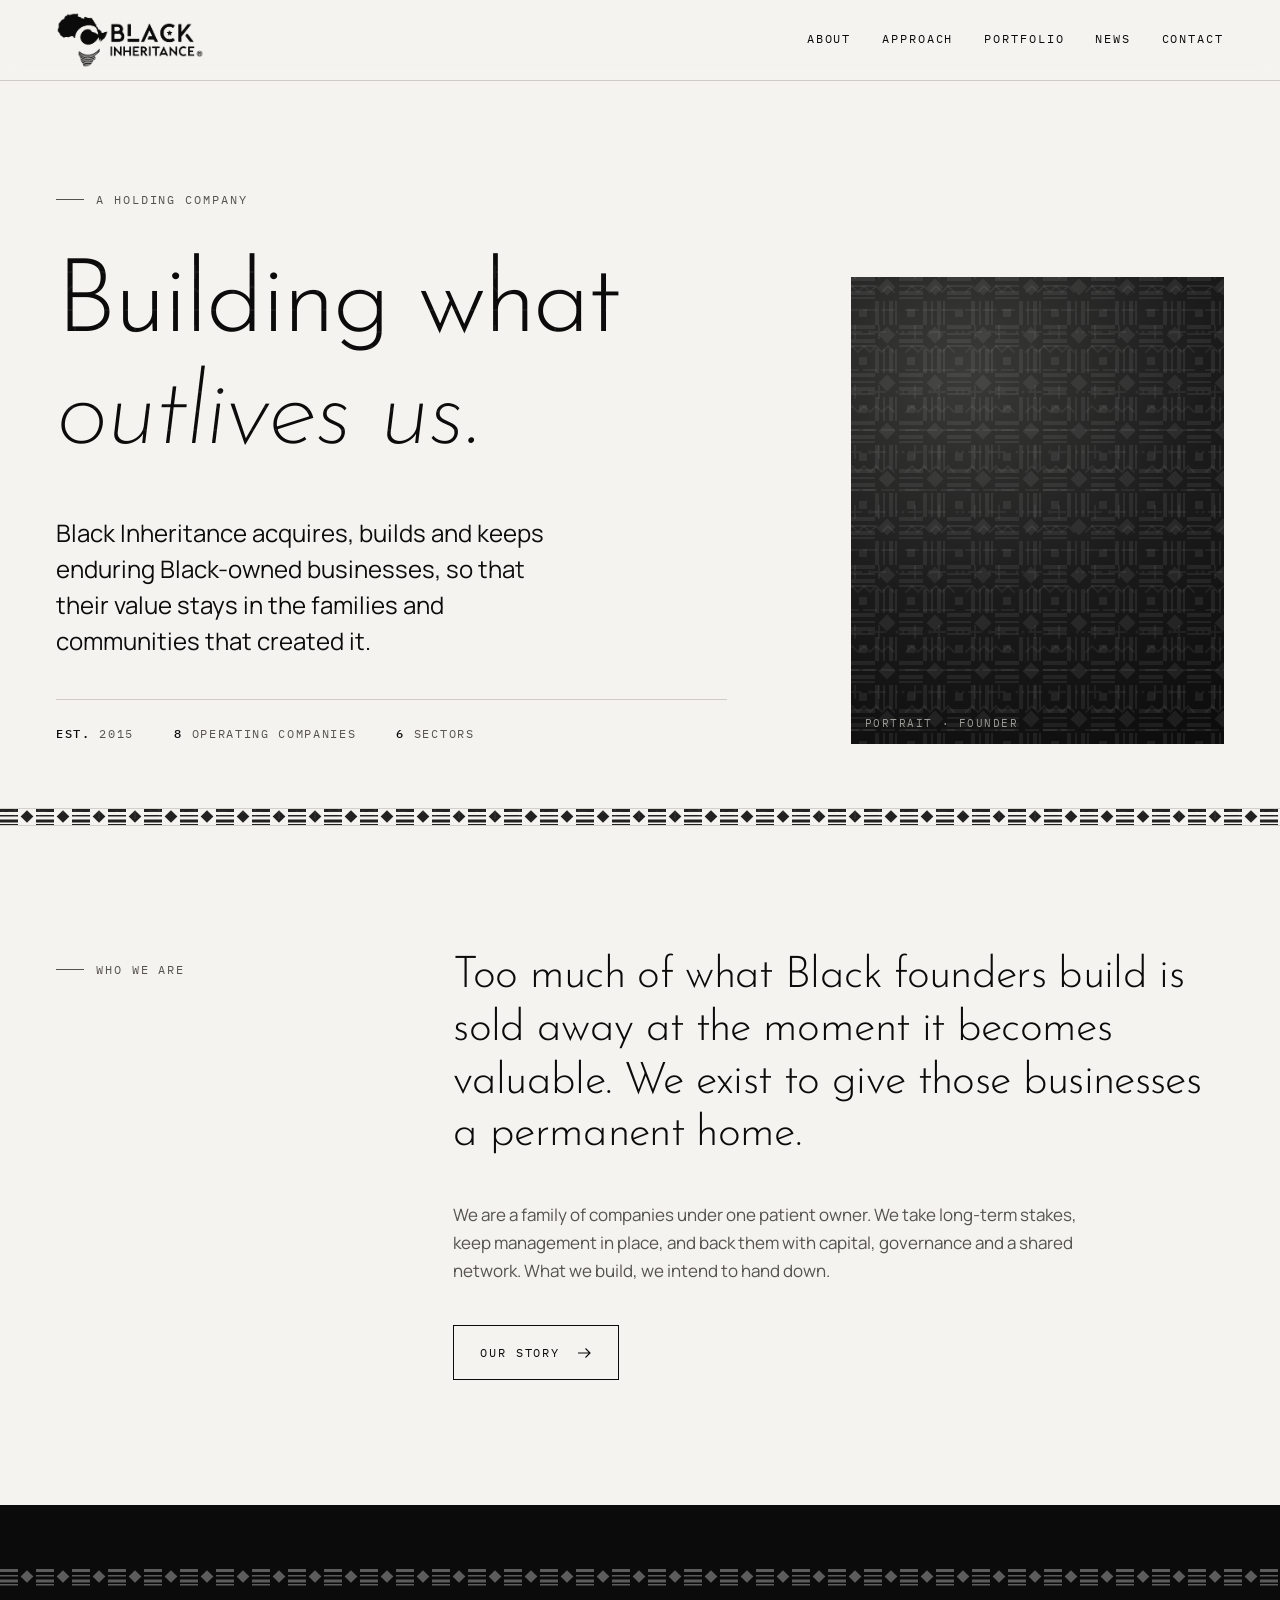
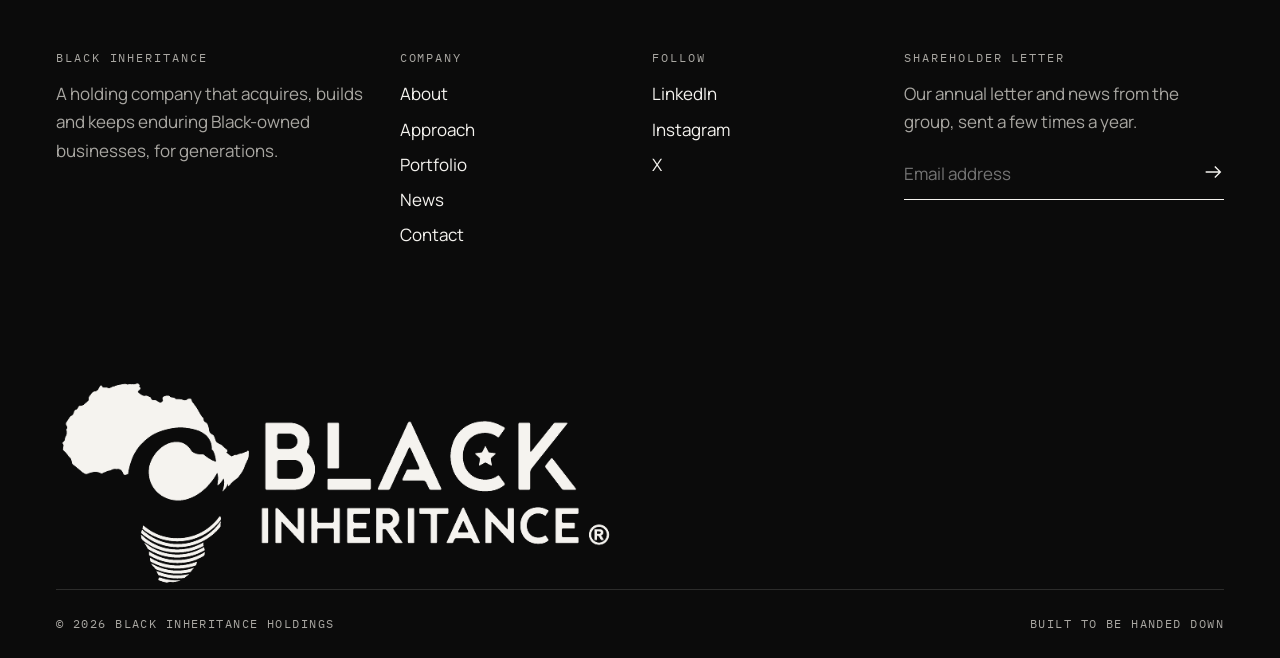
<file: index.html>
<!doctype html>
<html lang="en">
<head>
<meta charset="utf-8">
<meta name="viewport" content="width=device-width, initial-scale=1, viewport-fit=cover">
<meta name="claude:viewport-fit-sides" content="cover">
<title>Black Inheritance</title>
<meta name="description" content="Black Inheritance is a holding company that acquires, builds and keeps enduring Black-owned businesses.">
<meta name="theme-color" content="#F5F3EF">
<link rel="icon" href="assets/favicon.png" type="image/png">
<link rel="apple-touch-icon" href="assets/apple-touch-icon.png">
<meta property="og:image" content="assets/icon-512.png">
<link rel="preconnect" href="https://fonts.googleapis.com">
<link rel="preconnect" href="https://fonts.gstatic.com" crossorigin>
<link rel="stylesheet" href="https://fonts.googleapis.com/css2?family=Josefin+Sans:ital,wght@0,200;0,300;0,400;1,200;1,300&family=IBM+Plex+Mono:wght@400;500&family=Manrope:wght@400;500;700&display=swap">
<link rel="stylesheet" href="css/style.css">
</head>
<body>
<a class="skip" href="#main">Skip to content</a>
<header class="site-header">
  <div class="wrap header-inner">
    <a class="brand" href="index.html"><img class="brand-logo" src="assets/logo.png" alt="Black Inheritance, home" width="703" height="266"></a>
    <nav class="nav" aria-label="Primary"><a class="link-u" href="about.html">About</a><a class="link-u" href="approach.html">Approach</a><a class="link-u" href="portfolio.html">Portfolio</a><a class="link-u" href="news.html">News</a><a class="link-u" href="contact.html">Contact</a></nav>
    <button class="menu-btn" type="button" aria-expanded="false" aria-controls="menu">Menu</button>
  </div>
</header>
<div class="overlay" id="menu" hidden role="dialog" aria-modal="true" aria-label="Menu">
  <div class="overlay-top">
    <a class="brand" href="index.html"><img class="brand-logo" src="assets/logo-white.png" alt="Black Inheritance, home" width="703" height="266"></a>
    <button class="menu-btn" type="button">Close</button>
  </div>
  <nav aria-label="Mobile"><a href="index.html" aria-current="page">Home</a><a href="about.html">About</a><a href="approach.html">Approach</a><a href="portfolio.html">Portfolio</a><a href="news.html">News</a><a href="contact.html">Contact</a></nav>
  <p class="overlay-foot">Patient capital · Generational ownership</p>
</div>
<main id="main">

<section class="hero">
  <div class="wrap grid hero-grid">
    <div class="hero-copy">
      <span class="eyebrow">A holding company</span>
      <h1 class="display-xl">Building what<br><em>outlives us.</em></h1>
      <p class="lede">Black Inheritance acquires, builds and keeps enduring Black-owned businesses, so that their value stays in the families and communities that created it.</p>
      <div class="hero-meta">
        <span><strong>Est.</strong> 2015</span>
        <span><strong>8</strong> operating companies</span>
        <span><strong>6</strong> sectors</span>
      </div>
    </div>
    <div class="hero-media"><div class="frame r-portrait"><div class="ph" role="img" aria-label="Portrait · founder" data-label="Portrait · founder"></div></div></div>
  </div>
</section>

<div class="weave" aria-hidden="true"></div>

<section class="section">
  <div class="wrap grid">
    <div class="split-label"><span class="eyebrow">Who we are</span></div>
    <div class="split-body" data-reveal>
      <p class="statement">Too much of what Black founders build is sold away at the moment it becomes valuable. We exist to give those businesses a permanent home.</p>
      <p class="muted prose">We are a family of companies under one patient owner. We take long-term stakes, keep management in place, and back them with capital, governance and a shared network. What we build, we intend to hand down.</p>
      <div><a class="btn" href="about.html">Our story <svg aria-hidden="true"><use href="assets/symbols.svg#arrow"/></svg></a></div>
    </div>
  </div>
</section>


</main>
<footer class="site-footer dark textured">
  <div class="weave weave--soft" aria-hidden="true"></div>
  <div class="wrap">
    <div class="footer-grid">
      <div>
        <h4>Black Inheritance</h4>
        <p class="muted" style="max-width:32ch">A holding company that acquires, builds and keeps enduring Black-owned businesses, for generations.</p>
      </div>
      <div>
        <h4>Company</h4>
        <ul>
          <li><a class="link-u" href="about.html">About</a></li>
          <li><a class="link-u" href="approach.html">Approach</a></li>
          <li><a class="link-u" href="portfolio.html">Portfolio</a></li>
          <li><a class="link-u" href="news.html">News</a></li>
          <li><a class="link-u" href="contact.html">Contact</a></li>
        </ul>
      </div>
      <div>
        <h4>Follow</h4>
        <ul>
          <li><a class="link-u" href="https://www.linkedin.com/" rel="noopener">LinkedIn</a></li>
          <li><a class="link-u" href="https://www.instagram.com/" rel="noopener">Instagram</a></li>
          <li><a class="link-u" href="https://x.com/" rel="noopener">X</a></li>
        </ul>
      </div>
      <div>
        <h4>Shareholder letter</h4>
        <p class="muted">Our annual letter and news from the group, sent a few times a year.</p>
        <form class="newsletter" data-static data-success="You are on the list." novalidate>
          <label class="skip" for="nl-email">Email address</label>
          <input id="nl-email" type="email" name="email" placeholder="Email address" required autocomplete="email">
          <button type="submit" aria-label="Subscribe"><svg aria-hidden="true"><use href="assets/symbols.svg#arrow"/></svg></button>
        </form>
        <p class="form-note" aria-live="polite"></p>
      </div>
    </div>
    <div class="footer-logo"><img src="assets/logo-white.png" alt="Black Inheritance" width="703" height="266" loading="lazy"></div>
    <div class="footer-base">
      <span>© <span data-year>2026</span> Black Inheritance Holdings</span>
      <span>Built to be handed down</span>
    </div>
  </div>
</footer>
<script src="js/main.js"></script>
</body>
</html>
</file>
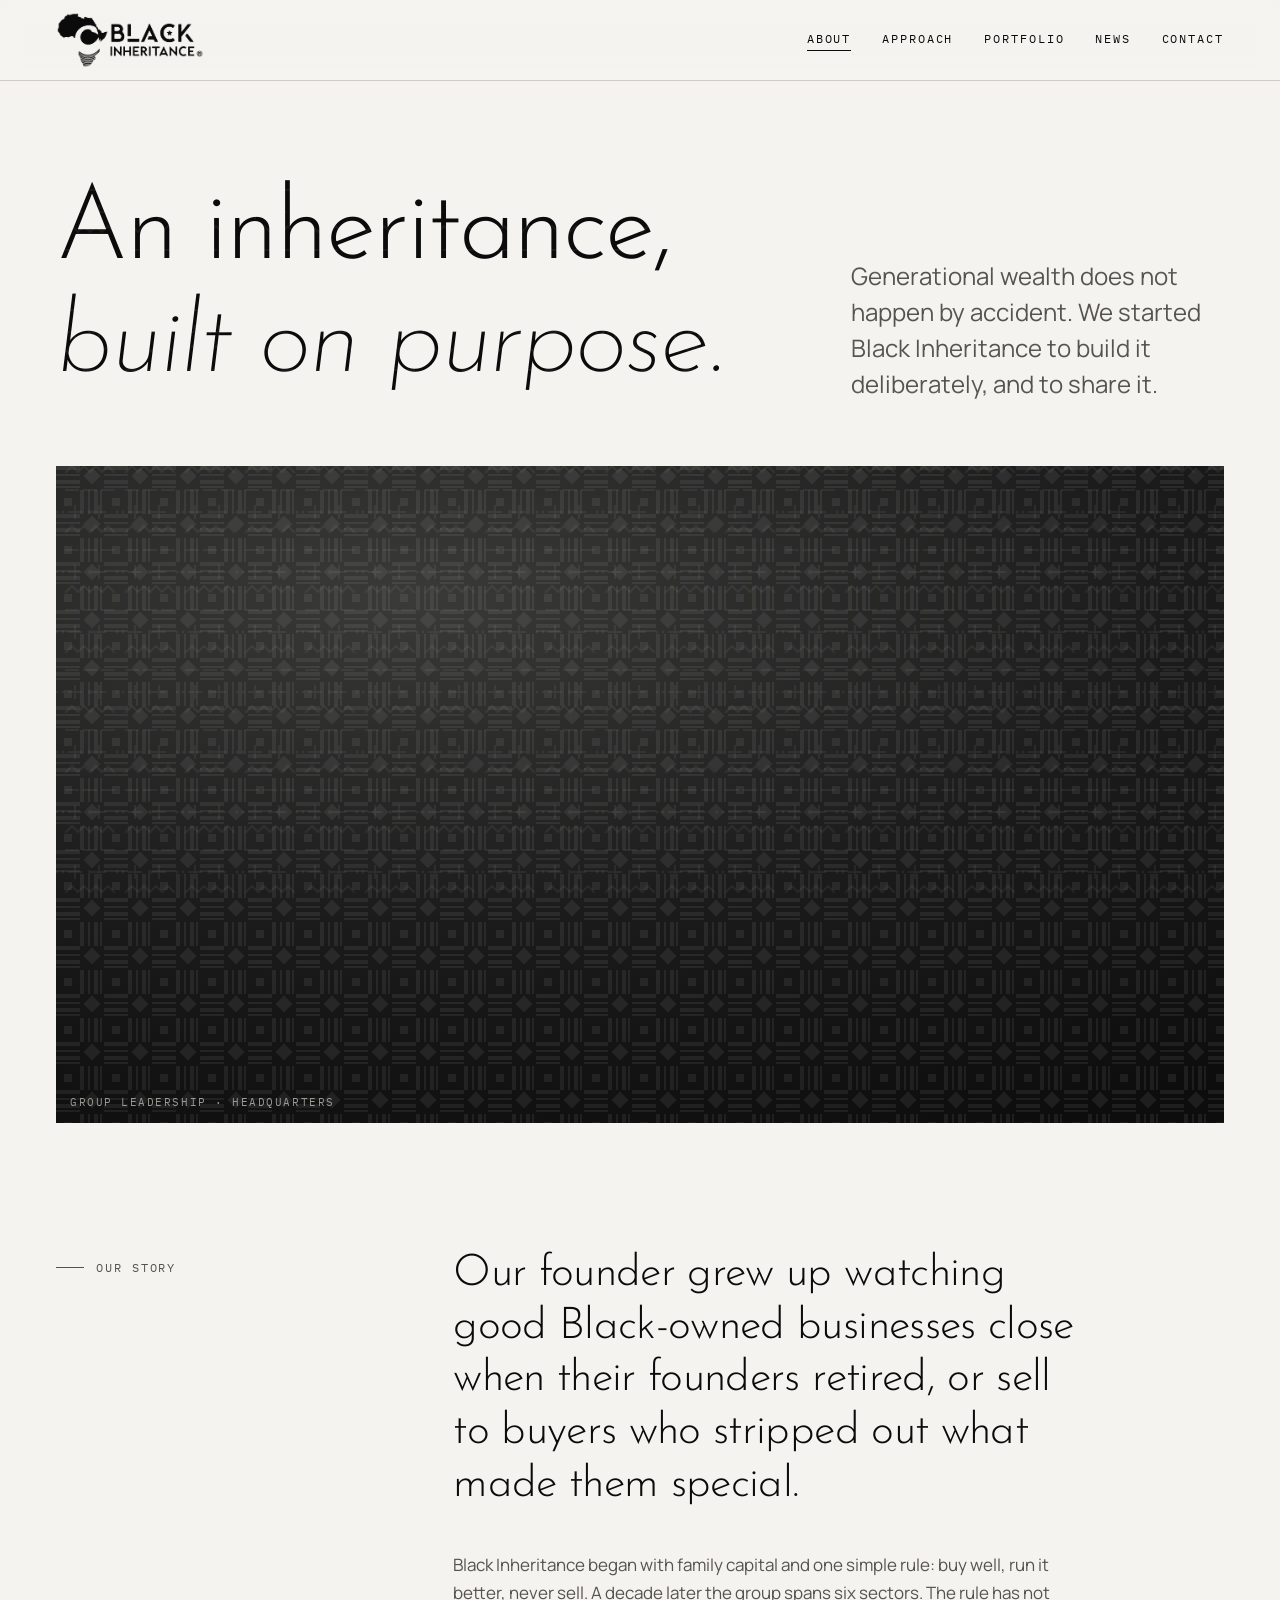
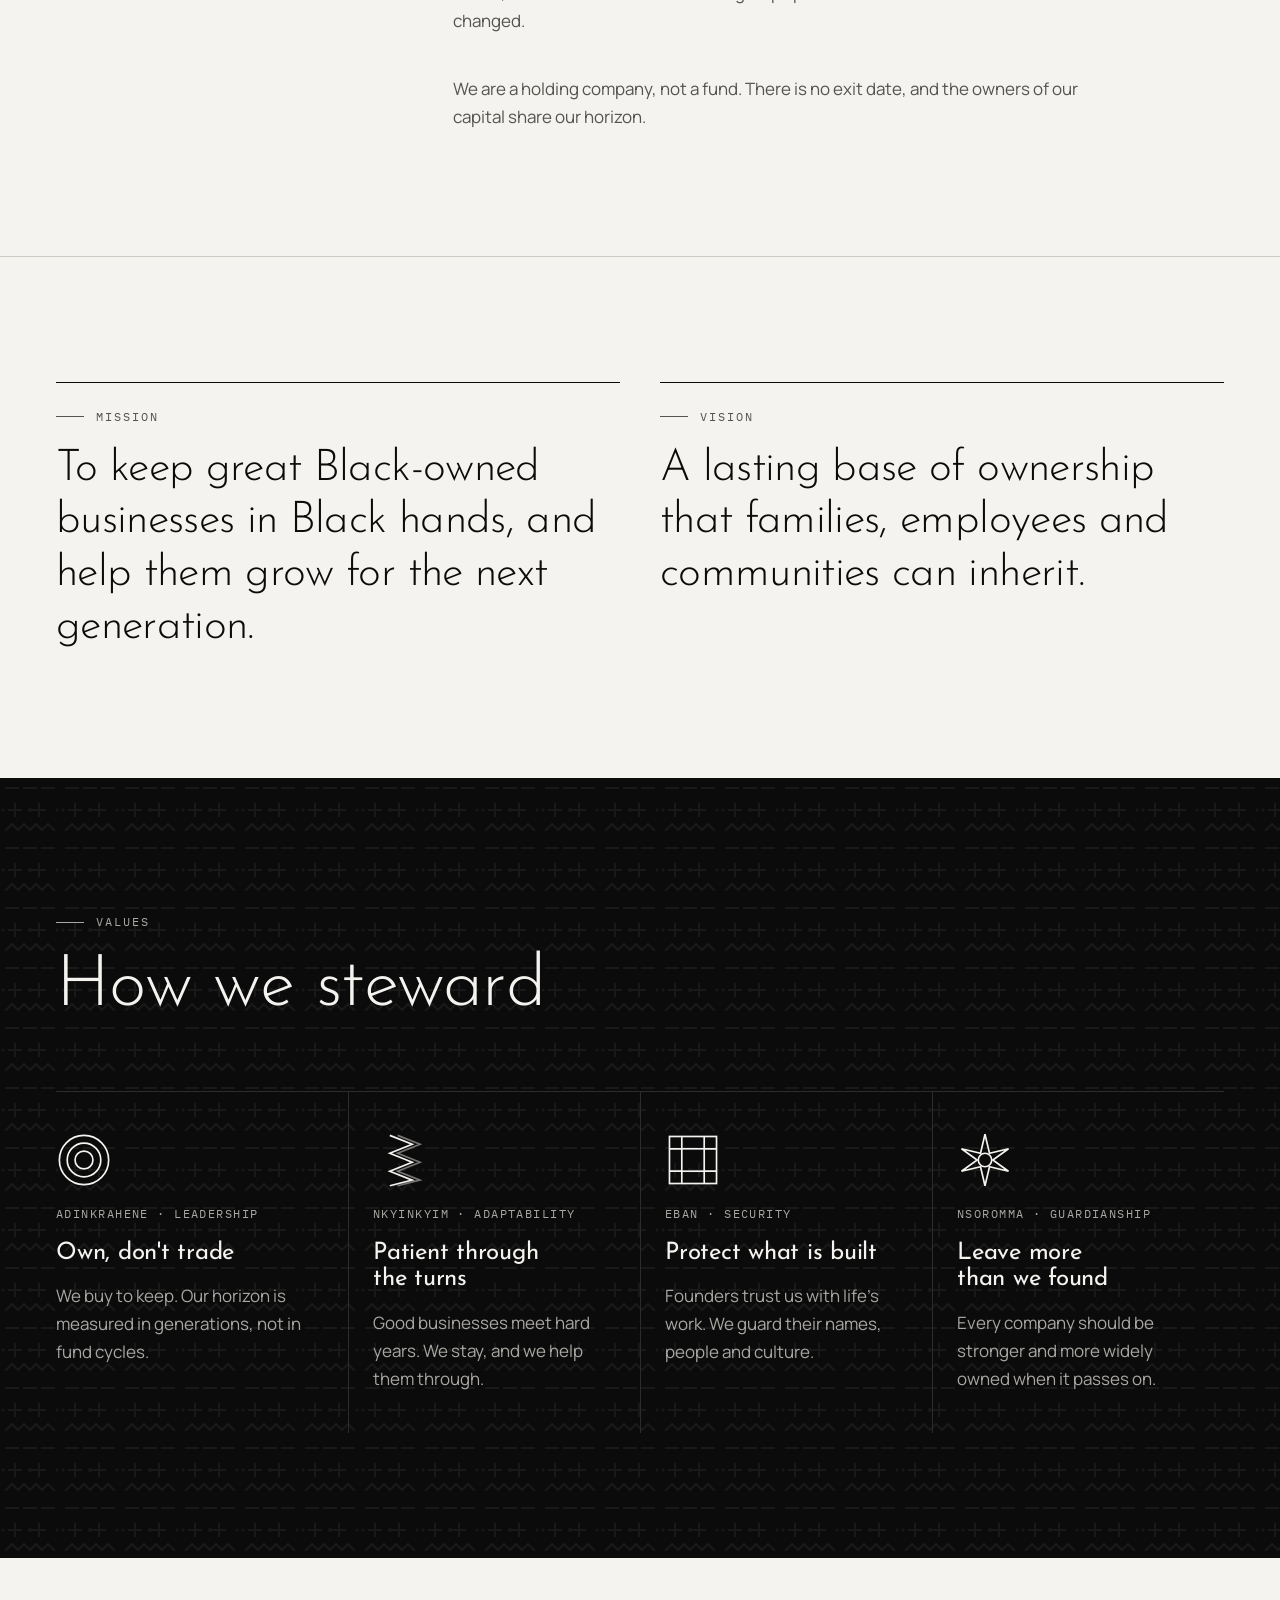
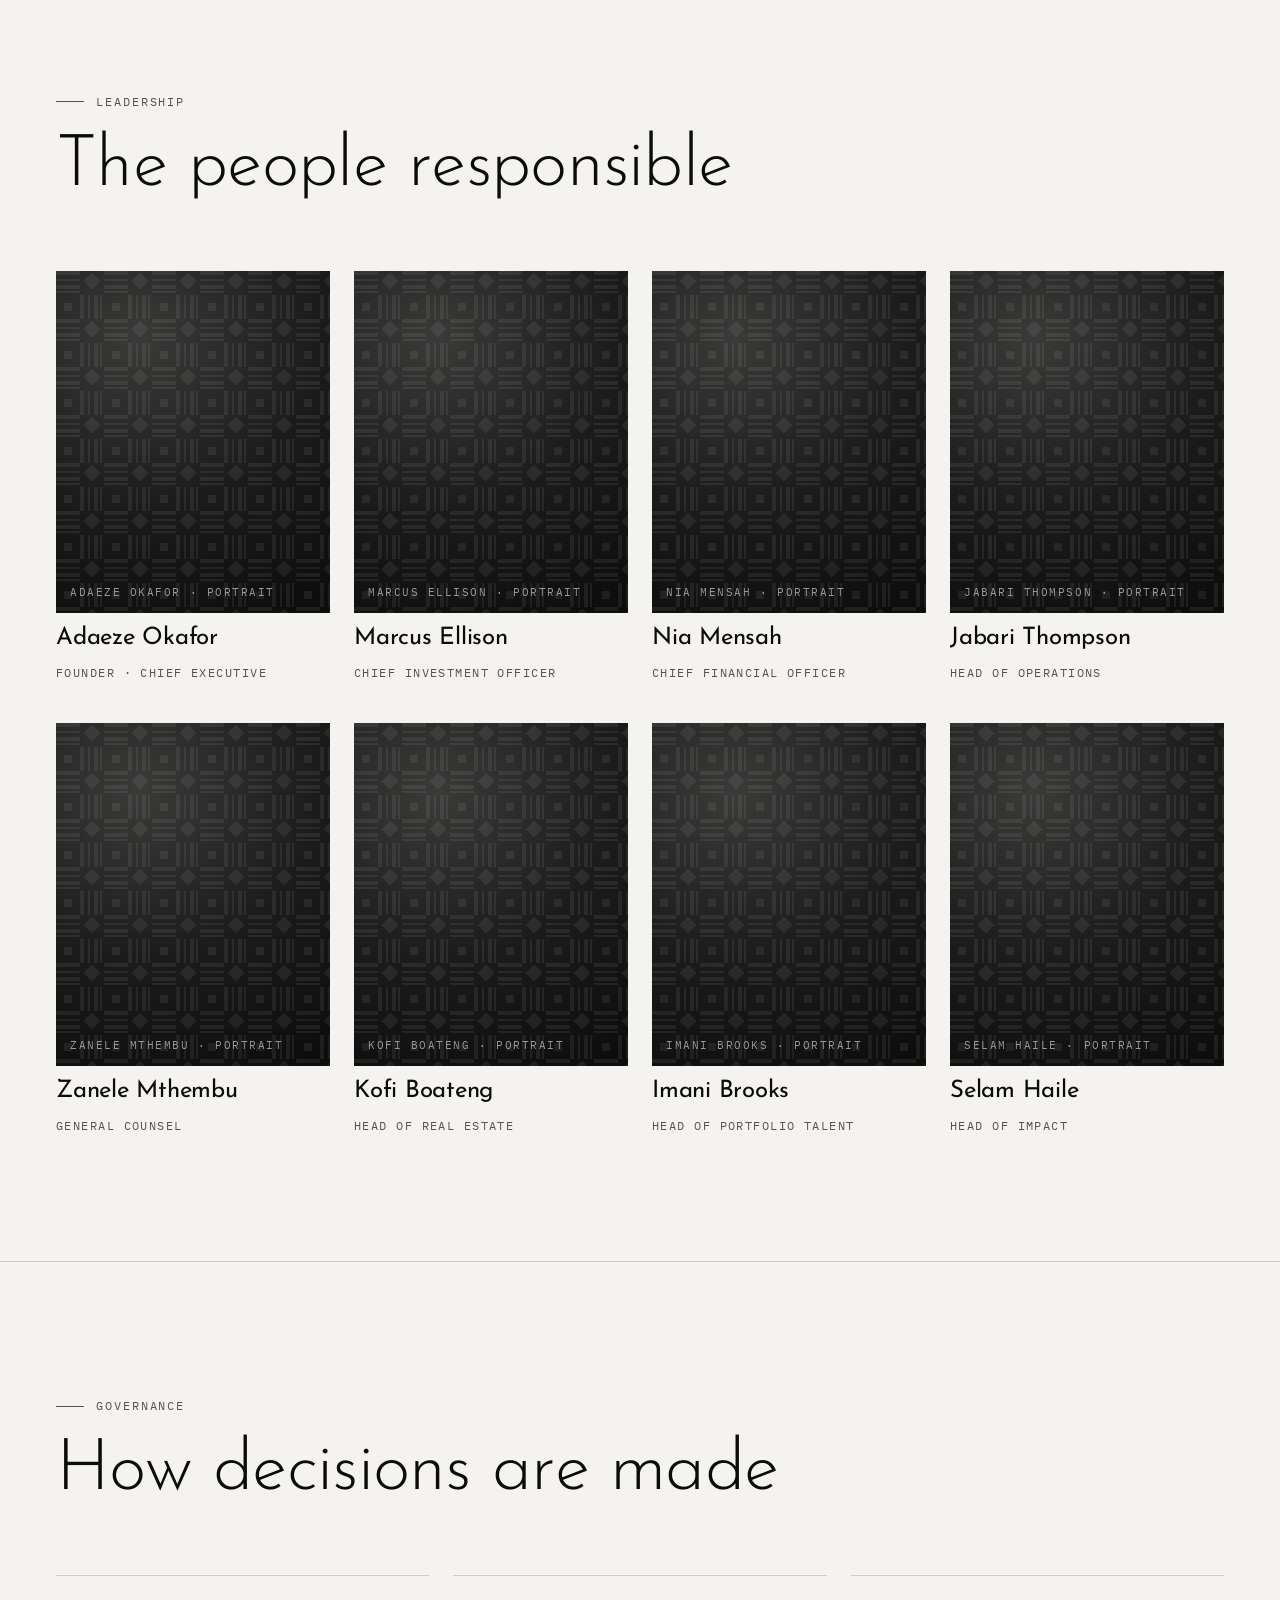
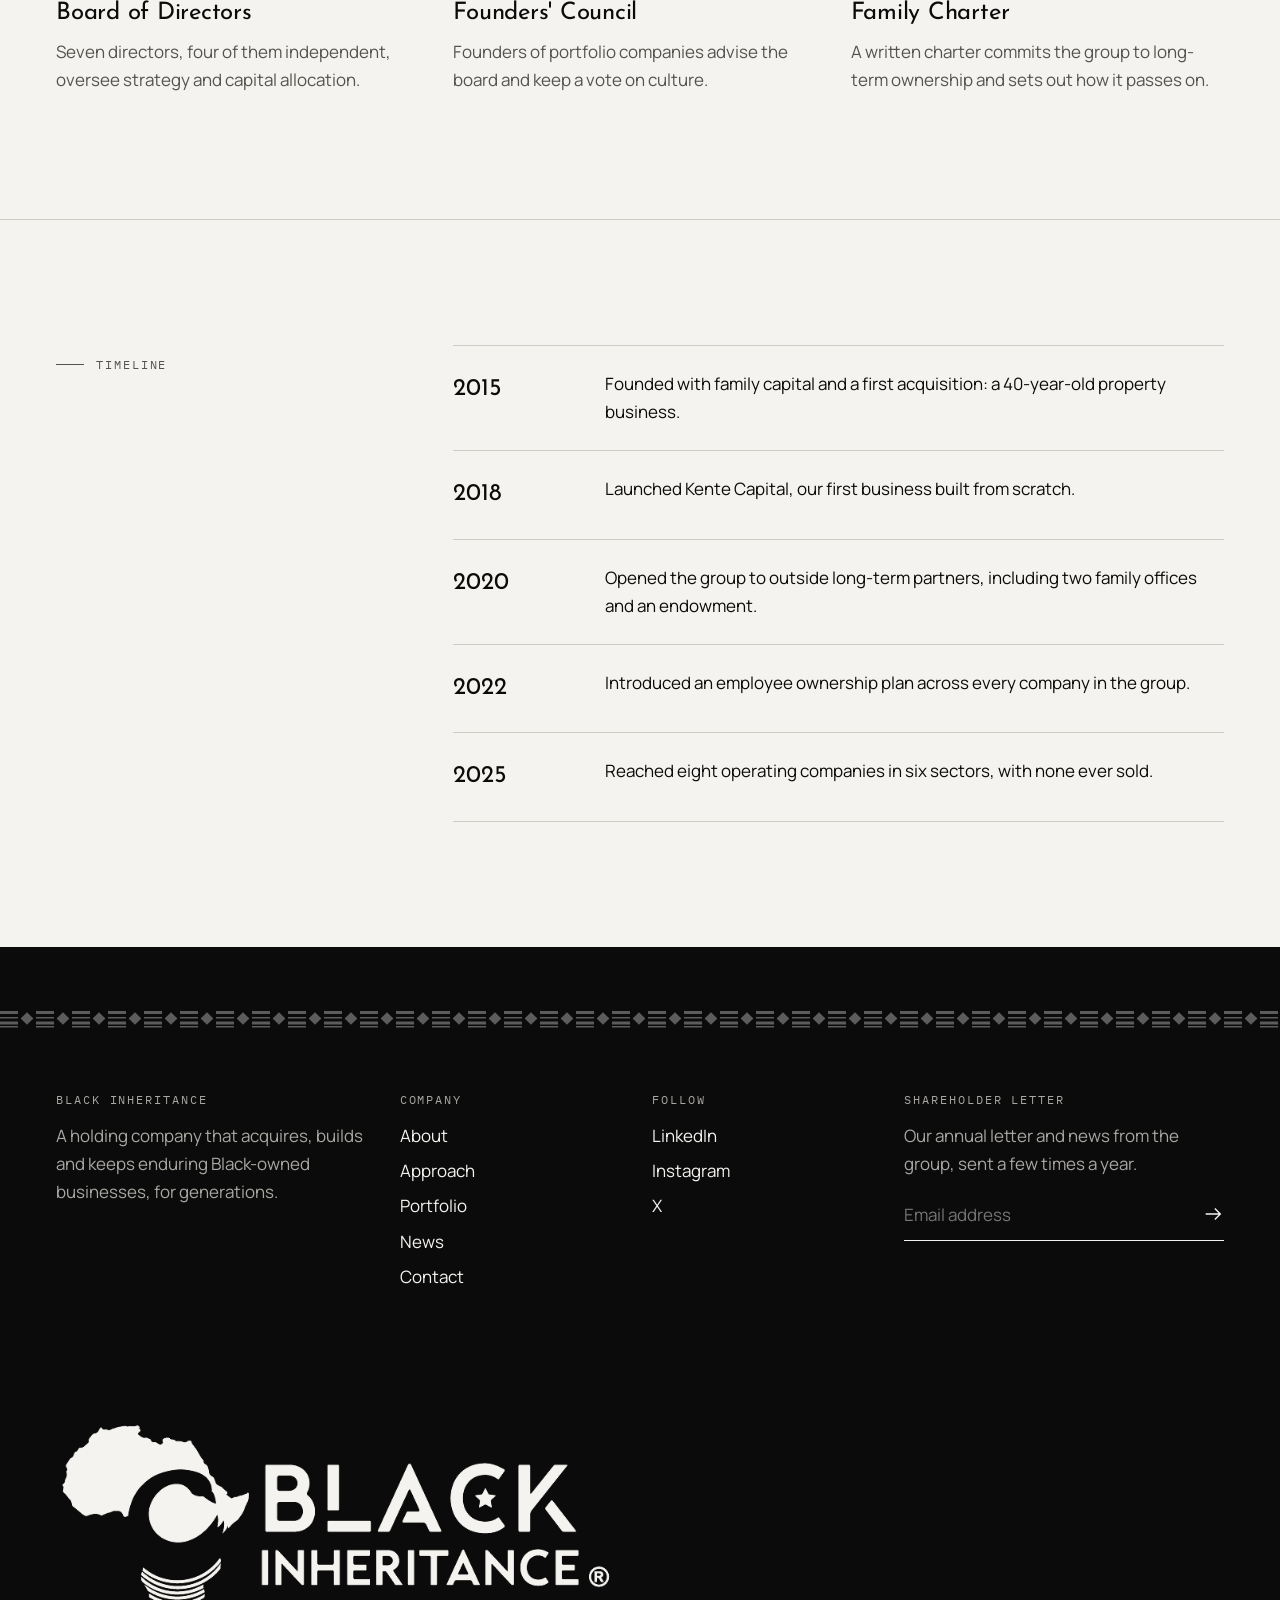
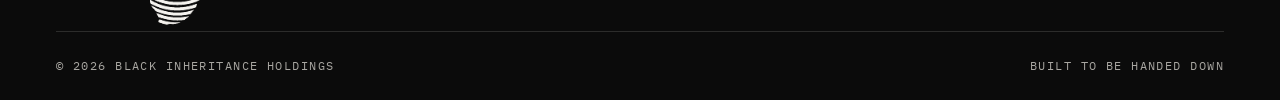
<file: about.html>
<!doctype html>
<html lang="en">
<head>
<meta charset="utf-8">
<meta name="viewport" content="width=device-width, initial-scale=1, viewport-fit=cover">
<meta name="claude:viewport-fit-sides" content="cover">
<title>About · Black Inheritance</title>
<meta name="description" content="The story, mission, values, leadership and governance of Black Inheritance.">
<meta name="theme-color" content="#F5F3EF">
<link rel="icon" href="assets/favicon.png" type="image/png">
<link rel="apple-touch-icon" href="assets/apple-touch-icon.png">
<meta property="og:image" content="assets/icon-512.png">
<link rel="preconnect" href="https://fonts.googleapis.com">
<link rel="preconnect" href="https://fonts.gstatic.com" crossorigin>
<link rel="stylesheet" href="https://fonts.googleapis.com/css2?family=Josefin+Sans:ital,wght@0,200;0,300;0,400;1,200;1,300&family=IBM+Plex+Mono:wght@400;500&family=Manrope:wght@400;500;700&display=swap">
<link rel="stylesheet" href="css/style.css">
</head>
<body>
<a class="skip" href="#main">Skip to content</a>
<header class="site-header">
  <div class="wrap header-inner">
    <a class="brand" href="index.html"><img class="brand-logo" src="assets/logo.png" alt="Black Inheritance, home" width="703" height="266"></a>
    <nav class="nav" aria-label="Primary"><a class="link-u" href="about.html" aria-current="page">About</a><a class="link-u" href="approach.html">Approach</a><a class="link-u" href="portfolio.html">Portfolio</a><a class="link-u" href="news.html">News</a><a class="link-u" href="contact.html">Contact</a></nav>
    <button class="menu-btn" type="button" aria-expanded="false" aria-controls="menu">Menu</button>
  </div>
</header>
<div class="overlay" id="menu" hidden role="dialog" aria-modal="true" aria-label="Menu">
  <div class="overlay-top">
    <a class="brand" href="index.html"><img class="brand-logo" src="assets/logo-white.png" alt="Black Inheritance, home" width="703" height="266"></a>
    <button class="menu-btn" type="button">Close</button>
  </div>
  <nav aria-label="Mobile"><a href="index.html">Home</a><a href="about.html" aria-current="page">About</a><a href="approach.html">Approach</a><a href="portfolio.html">Portfolio</a><a href="news.html">News</a><a href="contact.html">Contact</a></nav>
  <p class="overlay-foot">Patient capital · Generational ownership</p>
</div>
<main id="main">

<section class="page-hero">
  <div class="wrap grid">
    <h1 class="display-xl">An inheritance,<br><em>built on purpose.</em></h1>
    <p class="lede muted">Generational wealth does not happen by accident. We started Black Inheritance to build it deliberately, and to share it.</p>
  </div>
</section>
<div class="wrap"><div class="frame r-wide"><div class="ph" role="img" aria-label="Group leadership · headquarters" data-label="Group leadership · headquarters"></div></div></div>

<section class="section">
  <div class="wrap grid">
    <div class="split-label"><span class="eyebrow">Our story</span></div>
    <div class="split-body prose" data-reveal>
      <p class="statement">Our founder grew up watching good Black-owned businesses close when their founders retired, or sell to buyers who stripped out what made them special.</p>
      <p class="muted">Black Inheritance began with family capital and one simple rule: buy well, run it better, never sell. A decade later the group spans six sectors. The rule has not changed.</p>
      <p class="muted">We are a holding company, not a fund. There is no exit date, and the owners of our capital share our horizon.</p>
    </div>
  </div>
</section>

<section class="section">
  <div class="wrap mv">
    <div data-reveal><span class="eyebrow">Mission</span><p class="statement">To keep great Black-owned businesses in Black hands, and help them grow for the next generation.</p></div>
    <div data-reveal><span class="eyebrow">Vision</span><p class="statement">A lasting base of ownership that families, employees and communities can inherit.</p></div>
  </div>
</section>

<section class="section dark textured">
  <div class="wrap">
    <span class="eyebrow">Values</span>
    <h2 class="display-l" style="margin:1rem 0 var(--s-5)">How we steward</h2>
    <div class="values"><div class="value" data-reveal>
  <svg class="sym" aria-hidden="true"><use href="assets/symbols.svg#adinkrahene"/></svg>
  <p class="gloss">Adinkrahene · Leadership</p>
  <h3>Own, don't trade</h3>
  <p class="muted">We buy to keep. Our horizon is measured in generations, not in fund cycles.</p>
</div><div class="value" data-reveal>
  <svg class="sym" aria-hidden="true"><use href="assets/symbols.svg#nkyinkyim"/></svg>
  <p class="gloss">Nkyinkyim · Adaptability</p>
  <h3>Patient through the turns</h3>
  <p class="muted">Good businesses meet hard years. We stay, and we help them through.</p>
</div><div class="value" data-reveal>
  <svg class="sym" aria-hidden="true"><use href="assets/symbols.svg#eban"/></svg>
  <p class="gloss">Eban · Security</p>
  <h3>Protect what is built</h3>
  <p class="muted">Founders trust us with life's work. We guard their names, people and culture.</p>
</div><div class="value" data-reveal>
  <svg class="sym" aria-hidden="true"><use href="assets/symbols.svg#nsoromma"/></svg>
  <p class="gloss">Nsoromma · Guardianship</p>
  <h3>Leave more than we found</h3>
  <p class="muted">Every company should be stronger and more widely owned when it passes on.</p>
</div></div>
  </div>
</section>

<section class="section">
  <div class="wrap">
    <span class="eyebrow">Leadership</span>
    <h2 class="display-l" style="margin:1rem 0 var(--s-5)">The people responsible</h2>
    <div class="team"><div class="person" data-reveal><div class="frame r-portrait"><div class="ph" role="img" aria-label="Adaeze Okafor · portrait" data-label="Adaeze Okafor · portrait"></div></div><h3>Adaeze Okafor</h3><p>Founder · Chief Executive</p></div><div class="person" data-reveal><div class="frame r-portrait"><div class="ph" role="img" aria-label="Marcus Ellison · portrait" data-label="Marcus Ellison · portrait"></div></div><h3>Marcus Ellison</h3><p>Chief Investment Officer</p></div><div class="person" data-reveal><div class="frame r-portrait"><div class="ph" role="img" aria-label="Nia Mensah · portrait" data-label="Nia Mensah · portrait"></div></div><h3>Nia Mensah</h3><p>Chief Financial Officer</p></div><div class="person" data-reveal><div class="frame r-portrait"><div class="ph" role="img" aria-label="Jabari Thompson · portrait" data-label="Jabari Thompson · portrait"></div></div><h3>Jabari Thompson</h3><p>Head of Operations</p></div><div class="person" data-reveal><div class="frame r-portrait"><div class="ph" role="img" aria-label="Zanele Mthembu · portrait" data-label="Zanele Mthembu · portrait"></div></div><h3>Zanele Mthembu</h3><p>General Counsel</p></div><div class="person" data-reveal><div class="frame r-portrait"><div class="ph" role="img" aria-label="Kofi Boateng · portrait" data-label="Kofi Boateng · portrait"></div></div><h3>Kofi Boateng</h3><p>Head of Real Estate</p></div><div class="person" data-reveal><div class="frame r-portrait"><div class="ph" role="img" aria-label="Imani Brooks · portrait" data-label="Imani Brooks · portrait"></div></div><h3>Imani Brooks</h3><p>Head of Portfolio Talent</p></div><div class="person" data-reveal><div class="frame r-portrait"><div class="ph" role="img" aria-label="Selam Haile · portrait" data-label="Selam Haile · portrait"></div></div><h3>Selam Haile</h3><p>Head of Impact</p></div></div>
  </div>
</section>

<section class="section">
  <div class="wrap">
    <span class="eyebrow">Governance</span>
    <h2 class="display-l" style="margin:1rem 0 var(--s-5)">How decisions are made</h2>
    <div class="steps steps--plain" style="grid-template-columns:repeat(auto-fit,minmax(min(100%,260px),1fr))"><div class="step" data-reveal><h3>Board of Directors</h3><p class="muted">Seven directors, four of them independent, oversee strategy and capital allocation.</p></div><div class="step" data-reveal><h3>Founders' Council</h3><p class="muted">Founders of portfolio companies advise the board and keep a vote on culture.</p></div><div class="step" data-reveal><h3>Family Charter</h3><p class="muted">A written charter commits the group to long-term ownership and sets out how it passes on.</p></div></div>
  </div>
</section>

<section class="section">
  <div class="wrap grid">
    <div class="split-label"><span class="eyebrow">Timeline</span></div>
    <div class="split-body"><ol class="timeline"><li data-reveal><time datetime="2015">2015</time><p>Founded with family capital and a first acquisition: a 40-year-old property business.</p></li><li data-reveal><time datetime="2018">2018</time><p>Launched Kente Capital, our first business built from scratch.</p></li><li data-reveal><time datetime="2020">2020</time><p>Opened the group to outside long-term partners, including two family offices and an endowment.</p></li><li data-reveal><time datetime="2022">2022</time><p>Introduced an employee ownership plan across every company in the group.</p></li><li data-reveal><time datetime="2025">2025</time><p>Reached eight operating companies in six sectors, with none ever sold.</p></li></ol></div>
  </div>
</section>

</main>
<footer class="site-footer dark textured">
  <div class="weave weave--soft" aria-hidden="true"></div>
  <div class="wrap">
    <div class="footer-grid">
      <div>
        <h4>Black Inheritance</h4>
        <p class="muted" style="max-width:32ch">A holding company that acquires, builds and keeps enduring Black-owned businesses, for generations.</p>
      </div>
      <div>
        <h4>Company</h4>
        <ul>
          <li><a class="link-u" href="about.html">About</a></li>
          <li><a class="link-u" href="approach.html">Approach</a></li>
          <li><a class="link-u" href="portfolio.html">Portfolio</a></li>
          <li><a class="link-u" href="news.html">News</a></li>
          <li><a class="link-u" href="contact.html">Contact</a></li>
        </ul>
      </div>
      <div>
        <h4>Follow</h4>
        <ul>
          <li><a class="link-u" href="https://www.linkedin.com/" rel="noopener">LinkedIn</a></li>
          <li><a class="link-u" href="https://www.instagram.com/" rel="noopener">Instagram</a></li>
          <li><a class="link-u" href="https://x.com/" rel="noopener">X</a></li>
        </ul>
      </div>
      <div>
        <h4>Shareholder letter</h4>
        <p class="muted">Our annual letter and news from the group, sent a few times a year.</p>
        <form class="newsletter" data-static data-success="You are on the list." novalidate>
          <label class="skip" for="nl-email">Email address</label>
          <input id="nl-email" type="email" name="email" placeholder="Email address" required autocomplete="email">
          <button type="submit" aria-label="Subscribe"><svg aria-hidden="true"><use href="assets/symbols.svg#arrow"/></svg></button>
        </form>
        <p class="form-note" aria-live="polite"></p>
      </div>
    </div>
    <div class="footer-logo"><img src="assets/logo-white.png" alt="Black Inheritance" width="703" height="266" loading="lazy"></div>
    <div class="footer-base">
      <span>© <span data-year>2026</span> Black Inheritance Holdings</span>
      <span>Built to be handed down</span>
    </div>
  </div>
</footer>
<script src="js/main.js"></script>
</body>
</html>
</file>
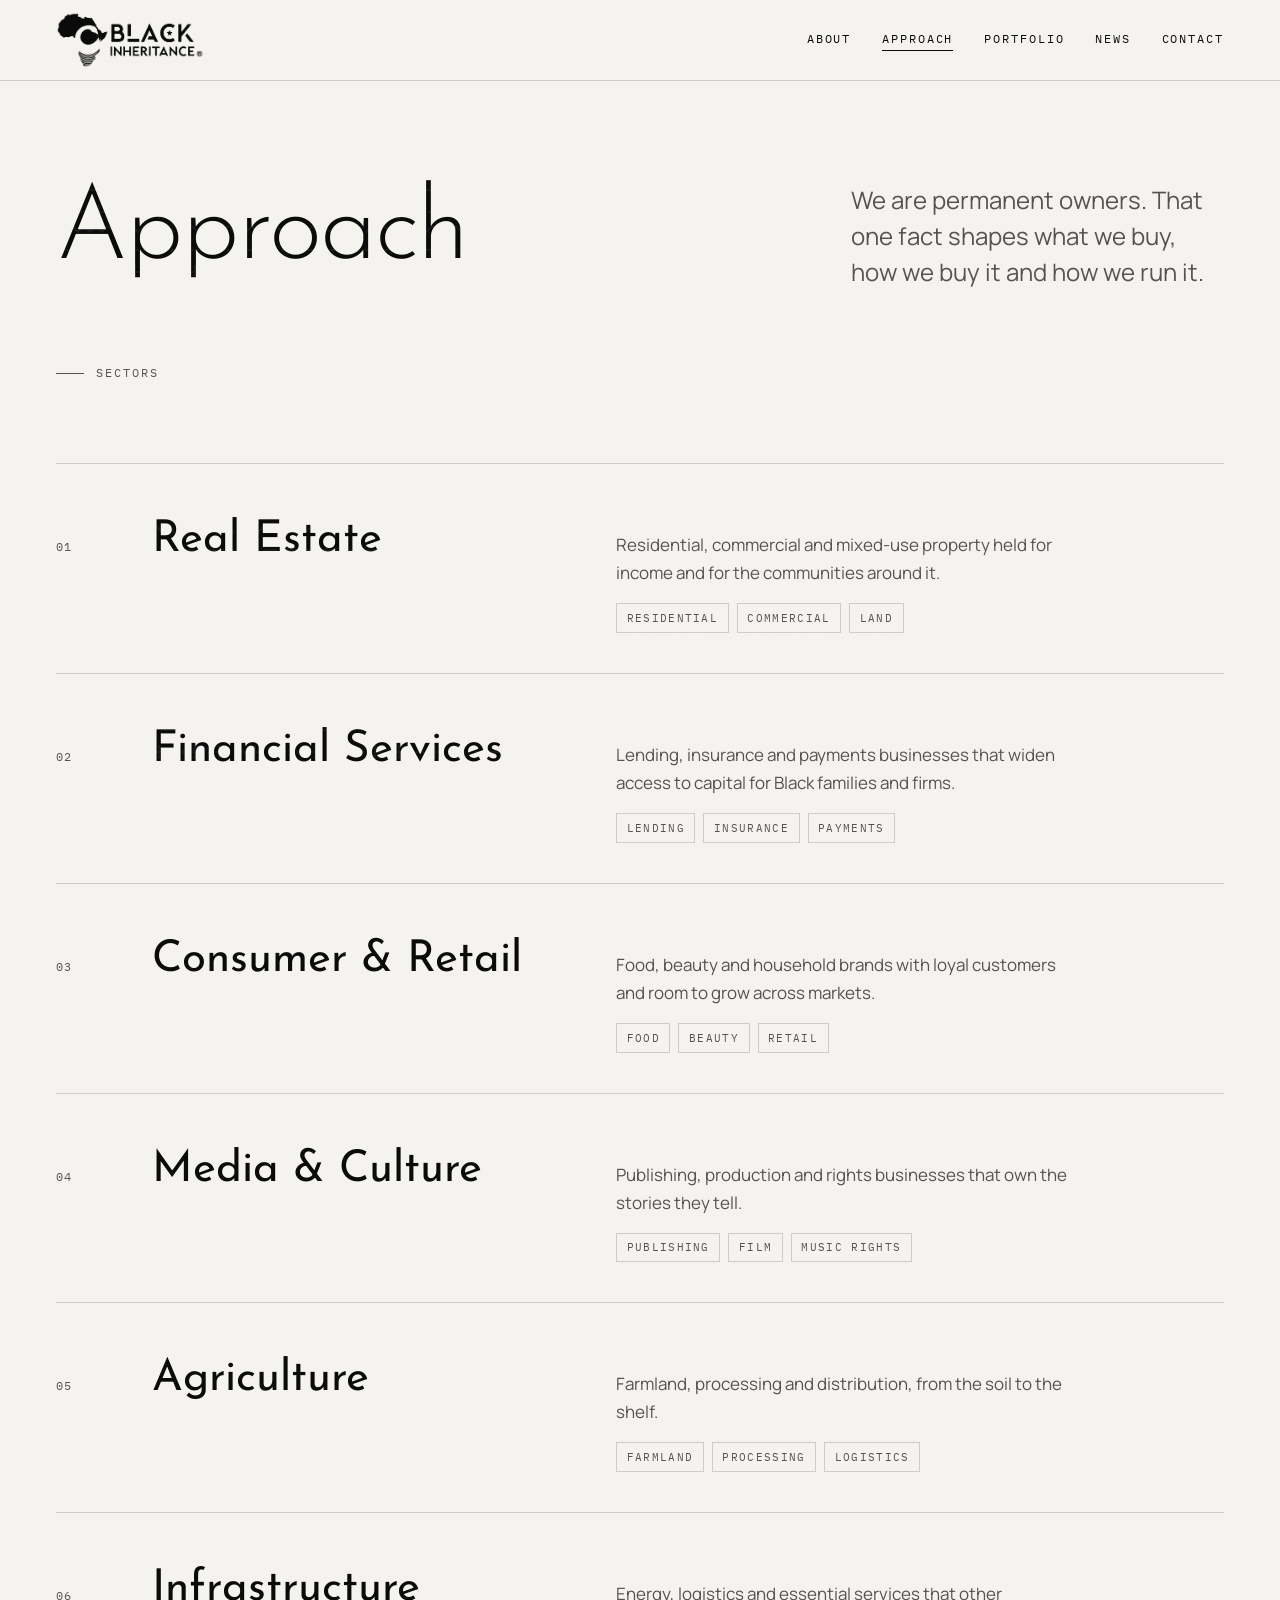
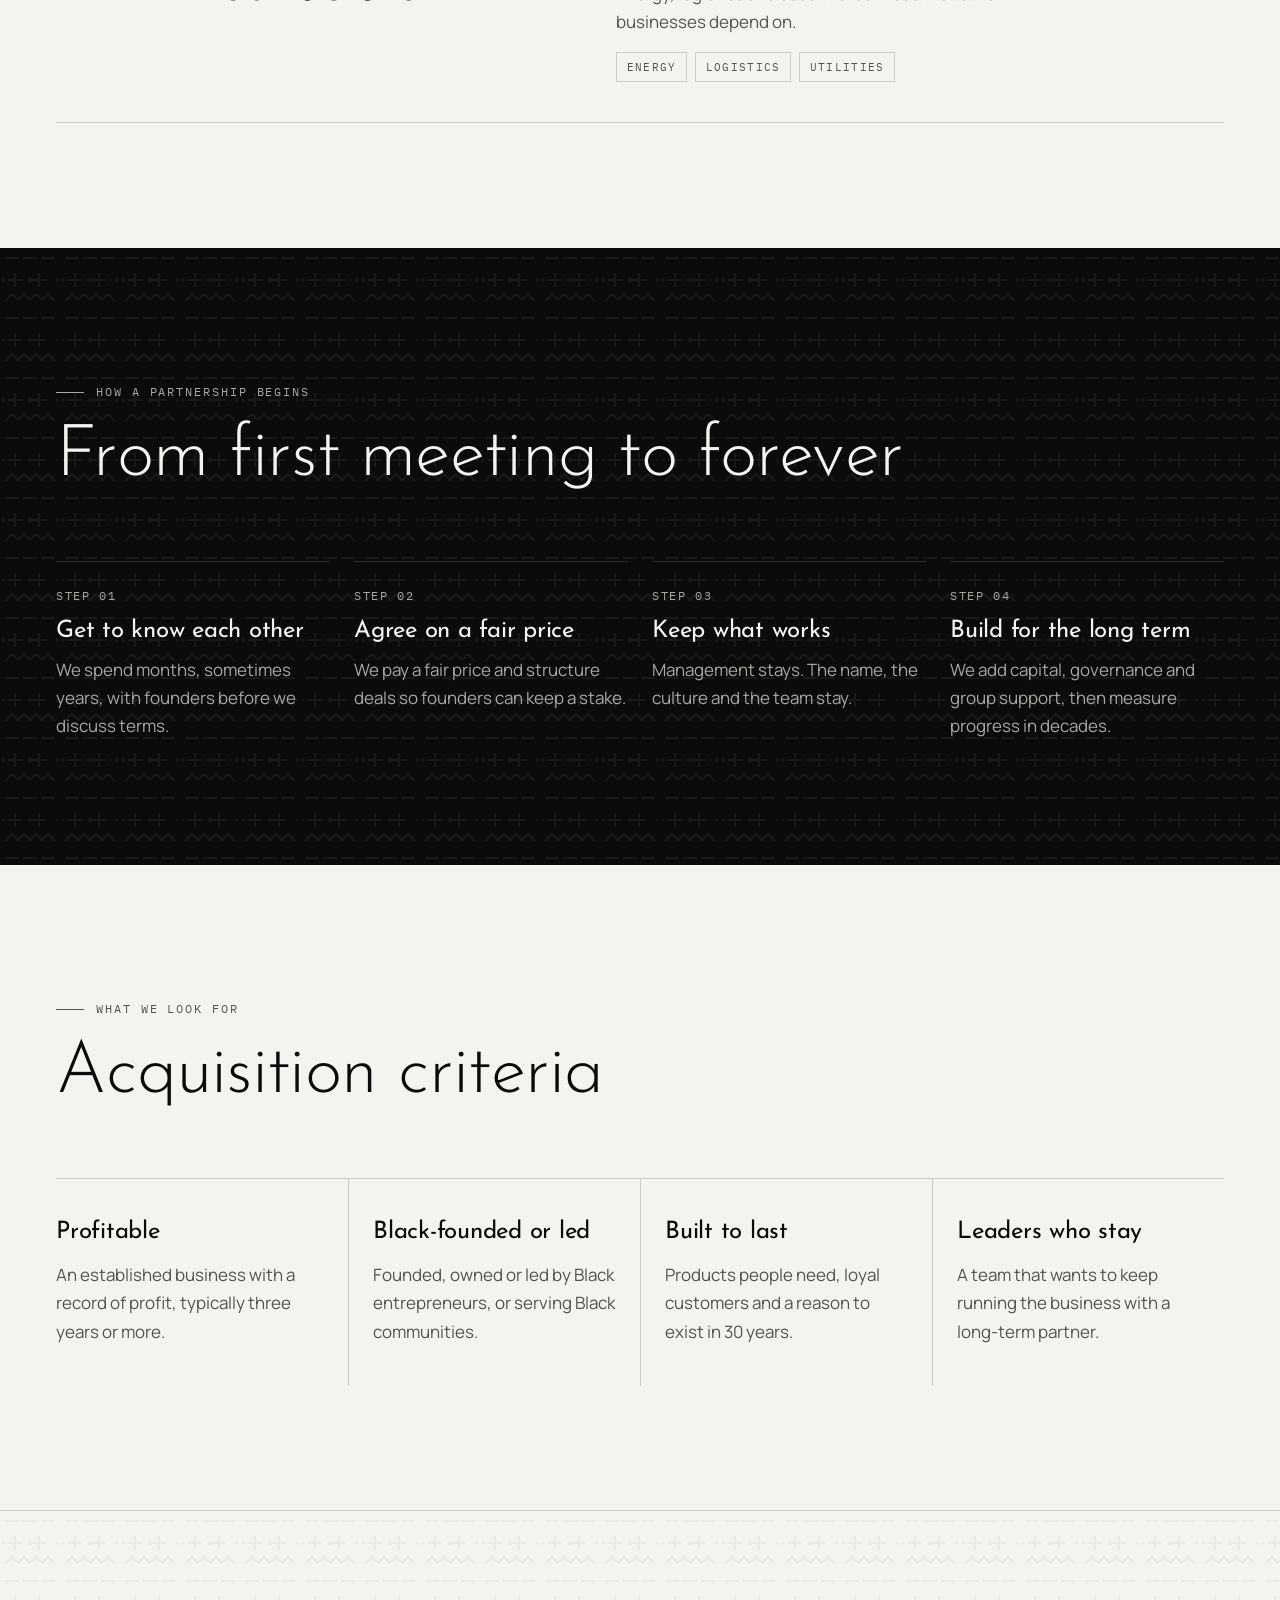
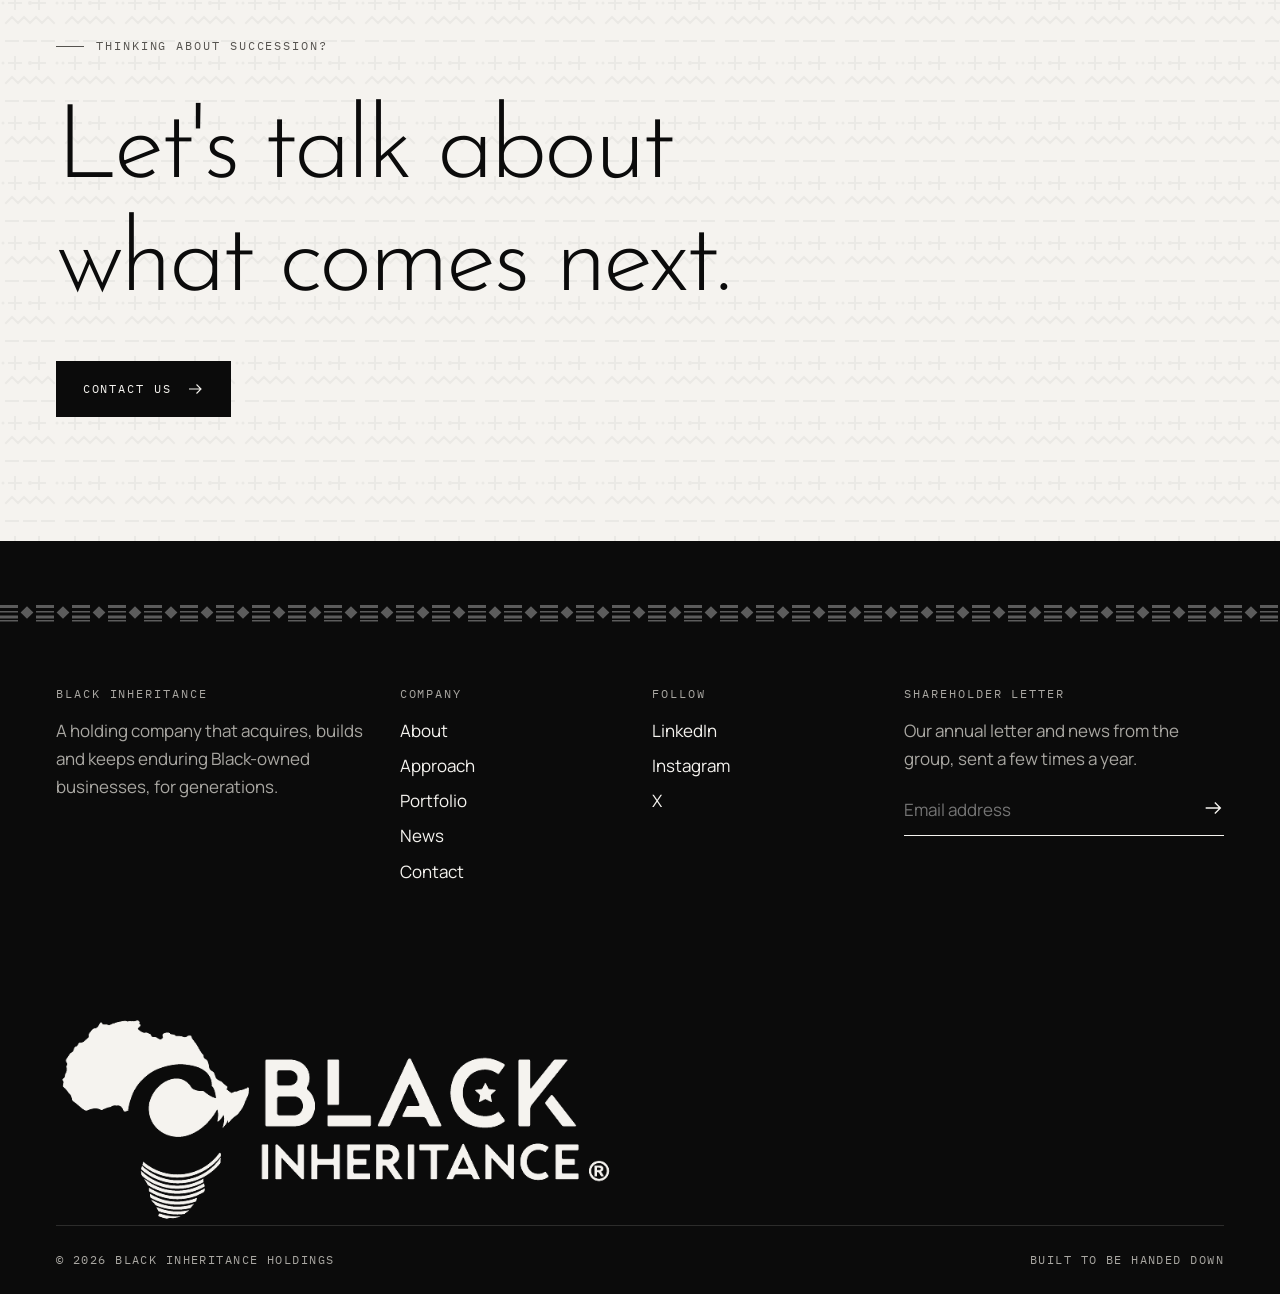
<file: approach.html>
<!doctype html>
<html lang="en">
<head>
<meta charset="utf-8">
<meta name="viewport" content="width=device-width, initial-scale=1, viewport-fit=cover">
<meta name="claude:viewport-fit-sides" content="cover">
<title>Approach · Black Inheritance</title>
<meta name="description" content="The sectors Black Inheritance invests in and how it acquires and builds companies.">
<meta name="theme-color" content="#F5F3EF">
<link rel="icon" href="assets/favicon.png" type="image/png">
<link rel="apple-touch-icon" href="assets/apple-touch-icon.png">
<meta property="og:image" content="assets/icon-512.png">
<link rel="preconnect" href="https://fonts.googleapis.com">
<link rel="preconnect" href="https://fonts.gstatic.com" crossorigin>
<link rel="stylesheet" href="https://fonts.googleapis.com/css2?family=Josefin+Sans:ital,wght@0,200;0,300;0,400;1,200;1,300&family=IBM+Plex+Mono:wght@400;500&family=Manrope:wght@400;500;700&display=swap">
<link rel="stylesheet" href="css/style.css">
</head>
<body>
<a class="skip" href="#main">Skip to content</a>
<header class="site-header">
  <div class="wrap header-inner">
    <a class="brand" href="index.html"><img class="brand-logo" src="assets/logo.png" alt="Black Inheritance, home" width="703" height="266"></a>
    <nav class="nav" aria-label="Primary"><a class="link-u" href="about.html">About</a><a class="link-u" href="approach.html" aria-current="page">Approach</a><a class="link-u" href="portfolio.html">Portfolio</a><a class="link-u" href="news.html">News</a><a class="link-u" href="contact.html">Contact</a></nav>
    <button class="menu-btn" type="button" aria-expanded="false" aria-controls="menu">Menu</button>
  </div>
</header>
<div class="overlay" id="menu" hidden role="dialog" aria-modal="true" aria-label="Menu">
  <div class="overlay-top">
    <a class="brand" href="index.html"><img class="brand-logo" src="assets/logo-white.png" alt="Black Inheritance, home" width="703" height="266"></a>
    <button class="menu-btn" type="button">Close</button>
  </div>
  <nav aria-label="Mobile"><a href="index.html">Home</a><a href="about.html">About</a><a href="approach.html" aria-current="page">Approach</a><a href="portfolio.html">Portfolio</a><a href="news.html">News</a><a href="contact.html">Contact</a></nav>
  <p class="overlay-foot">Patient capital · Generational ownership</p>
</div>
<main id="main">

<section class="page-hero">
  <div class="wrap grid">
    <h1 class="display-xl">Approach</h1>
    <p class="lede muted">We are permanent owners. That one fact shapes what we buy, how we buy it and how we run it.</p>
  </div>
</section>
<section class="section" style="padding-top:0">
  <div class="wrap">
    <span class="eyebrow" style="margin-bottom:var(--s-4)">Sectors</span>
    <ul class="svc-list" style="margin-top:var(--s-4)"><li id="sector-1"><div class="svc-row" data-reveal>
  <span class="svc-num">01</span><span class="svc-name">Real Estate</span>
  <div class="svc-desc"><p>Residential, commercial and mixed-use property held for income and for the communities around it.</p><div class="svc-tags"><span class="tag">Residential</span><span class="tag">Commercial</span><span class="tag">Land</span></div></div>
  <span></span>
</div></li><li id="sector-2"><div class="svc-row" data-reveal>
  <span class="svc-num">02</span><span class="svc-name">Financial Services</span>
  <div class="svc-desc"><p>Lending, insurance and payments businesses that widen access to capital for Black families and firms.</p><div class="svc-tags"><span class="tag">Lending</span><span class="tag">Insurance</span><span class="tag">Payments</span></div></div>
  <span></span>
</div></li><li id="sector-3"><div class="svc-row" data-reveal>
  <span class="svc-num">03</span><span class="svc-name">Consumer &amp; Retail</span>
  <div class="svc-desc"><p>Food, beauty and household brands with loyal customers and room to grow across markets.</p><div class="svc-tags"><span class="tag">Food</span><span class="tag">Beauty</span><span class="tag">Retail</span></div></div>
  <span></span>
</div></li><li id="sector-4"><div class="svc-row" data-reveal>
  <span class="svc-num">04</span><span class="svc-name">Media &amp; Culture</span>
  <div class="svc-desc"><p>Publishing, production and rights businesses that own the stories they tell.</p><div class="svc-tags"><span class="tag">Publishing</span><span class="tag">Film</span><span class="tag">Music rights</span></div></div>
  <span></span>
</div></li><li id="sector-5"><div class="svc-row" data-reveal>
  <span class="svc-num">05</span><span class="svc-name">Agriculture</span>
  <div class="svc-desc"><p>Farmland, processing and distribution, from the soil to the shelf.</p><div class="svc-tags"><span class="tag">Farmland</span><span class="tag">Processing</span><span class="tag">Logistics</span></div></div>
  <span></span>
</div></li><li id="sector-6"><div class="svc-row" data-reveal>
  <span class="svc-num">06</span><span class="svc-name">Infrastructure</span>
  <div class="svc-desc"><p>Energy, logistics and essential services that other businesses depend on.</p><div class="svc-tags"><span class="tag">Energy</span><span class="tag">Logistics</span><span class="tag">Utilities</span></div></div>
  <span></span>
</div></li></ul>
  </div>
</section>
<section class="section dark textured">
  <div class="wrap">
    <span class="eyebrow">How a partnership begins</span>
    <h2 class="display-l" style="margin:1rem 0 var(--s-5)">From first meeting to forever</h2>
    <div class="steps"><div class="step" data-reveal><h3>Get to know each other</h3><p class="muted">We spend months, sometimes years, with founders before we discuss terms.</p></div><div class="step" data-reveal><h3>Agree on a fair price</h3><p class="muted">We pay a fair price and structure deals so founders can keep a stake.</p></div><div class="step" data-reveal><h3>Keep what works</h3><p class="muted">Management stays. The name, the culture and the team stay.</p></div><div class="step" data-reveal><h3>Build for the long term</h3><p class="muted">We add capital, governance and group support, then measure progress in decades.</p></div></div>
  </div>
</section>
<section class="section">
  <div class="wrap">
    <div class="grid" style="margin-bottom:var(--s-5);align-items:end">
  <div style="grid-column:1/span 8"><span class="eyebrow">What we look for</span><h2 class="display-l" style="margin-top:1rem">Acquisition criteria</h2></div>
  
</div>
    <div class="values"><div class="value" data-reveal><h3>Profitable</h3><p class="muted">An established business with a record of profit, typically three years or more.</p></div><div class="value" data-reveal><h3>Black-founded or led</h3><p class="muted">Founded, owned or led by Black entrepreneurs, or serving Black communities.</p></div><div class="value" data-reveal><h3>Built to last</h3><p class="muted">Products people need, loyal customers and a reason to exist in 30 years.</p></div><div class="value" data-reveal><h3>Leaders who stay</h3><p class="muted">A team that wants to keep running the business with a long-term partner.</p></div></div>
  </div>
</section>
<section class="section textured">
  <div class="wrap cta" data-reveal>
    <span class="eyebrow">Thinking about succession?</span>
    <h2>Let's talk about what comes next.</h2>
    <a class="btn btn--solid" href="contact.html">Contact us <svg aria-hidden="true"><use href="assets/symbols.svg#arrow"/></svg></a>
  </div>
</section>

</main>
<footer class="site-footer dark textured">
  <div class="weave weave--soft" aria-hidden="true"></div>
  <div class="wrap">
    <div class="footer-grid">
      <div>
        <h4>Black Inheritance</h4>
        <p class="muted" style="max-width:32ch">A holding company that acquires, builds and keeps enduring Black-owned businesses, for generations.</p>
      </div>
      <div>
        <h4>Company</h4>
        <ul>
          <li><a class="link-u" href="about.html">About</a></li>
          <li><a class="link-u" href="approach.html">Approach</a></li>
          <li><a class="link-u" href="portfolio.html">Portfolio</a></li>
          <li><a class="link-u" href="news.html">News</a></li>
          <li><a class="link-u" href="contact.html">Contact</a></li>
        </ul>
      </div>
      <div>
        <h4>Follow</h4>
        <ul>
          <li><a class="link-u" href="https://www.linkedin.com/" rel="noopener">LinkedIn</a></li>
          <li><a class="link-u" href="https://www.instagram.com/" rel="noopener">Instagram</a></li>
          <li><a class="link-u" href="https://x.com/" rel="noopener">X</a></li>
        </ul>
      </div>
      <div>
        <h4>Shareholder letter</h4>
        <p class="muted">Our annual letter and news from the group, sent a few times a year.</p>
        <form class="newsletter" data-static data-success="You are on the list." novalidate>
          <label class="skip" for="nl-email">Email address</label>
          <input id="nl-email" type="email" name="email" placeholder="Email address" required autocomplete="email">
          <button type="submit" aria-label="Subscribe"><svg aria-hidden="true"><use href="assets/symbols.svg#arrow"/></svg></button>
        </form>
        <p class="form-note" aria-live="polite"></p>
      </div>
    </div>
    <div class="footer-logo"><img src="assets/logo-white.png" alt="Black Inheritance" width="703" height="266" loading="lazy"></div>
    <div class="footer-base">
      <span>© <span data-year>2026</span> Black Inheritance Holdings</span>
      <span>Built to be handed down</span>
    </div>
  </div>
</footer>
<script src="js/main.js"></script>
</body>
</html>
</file>
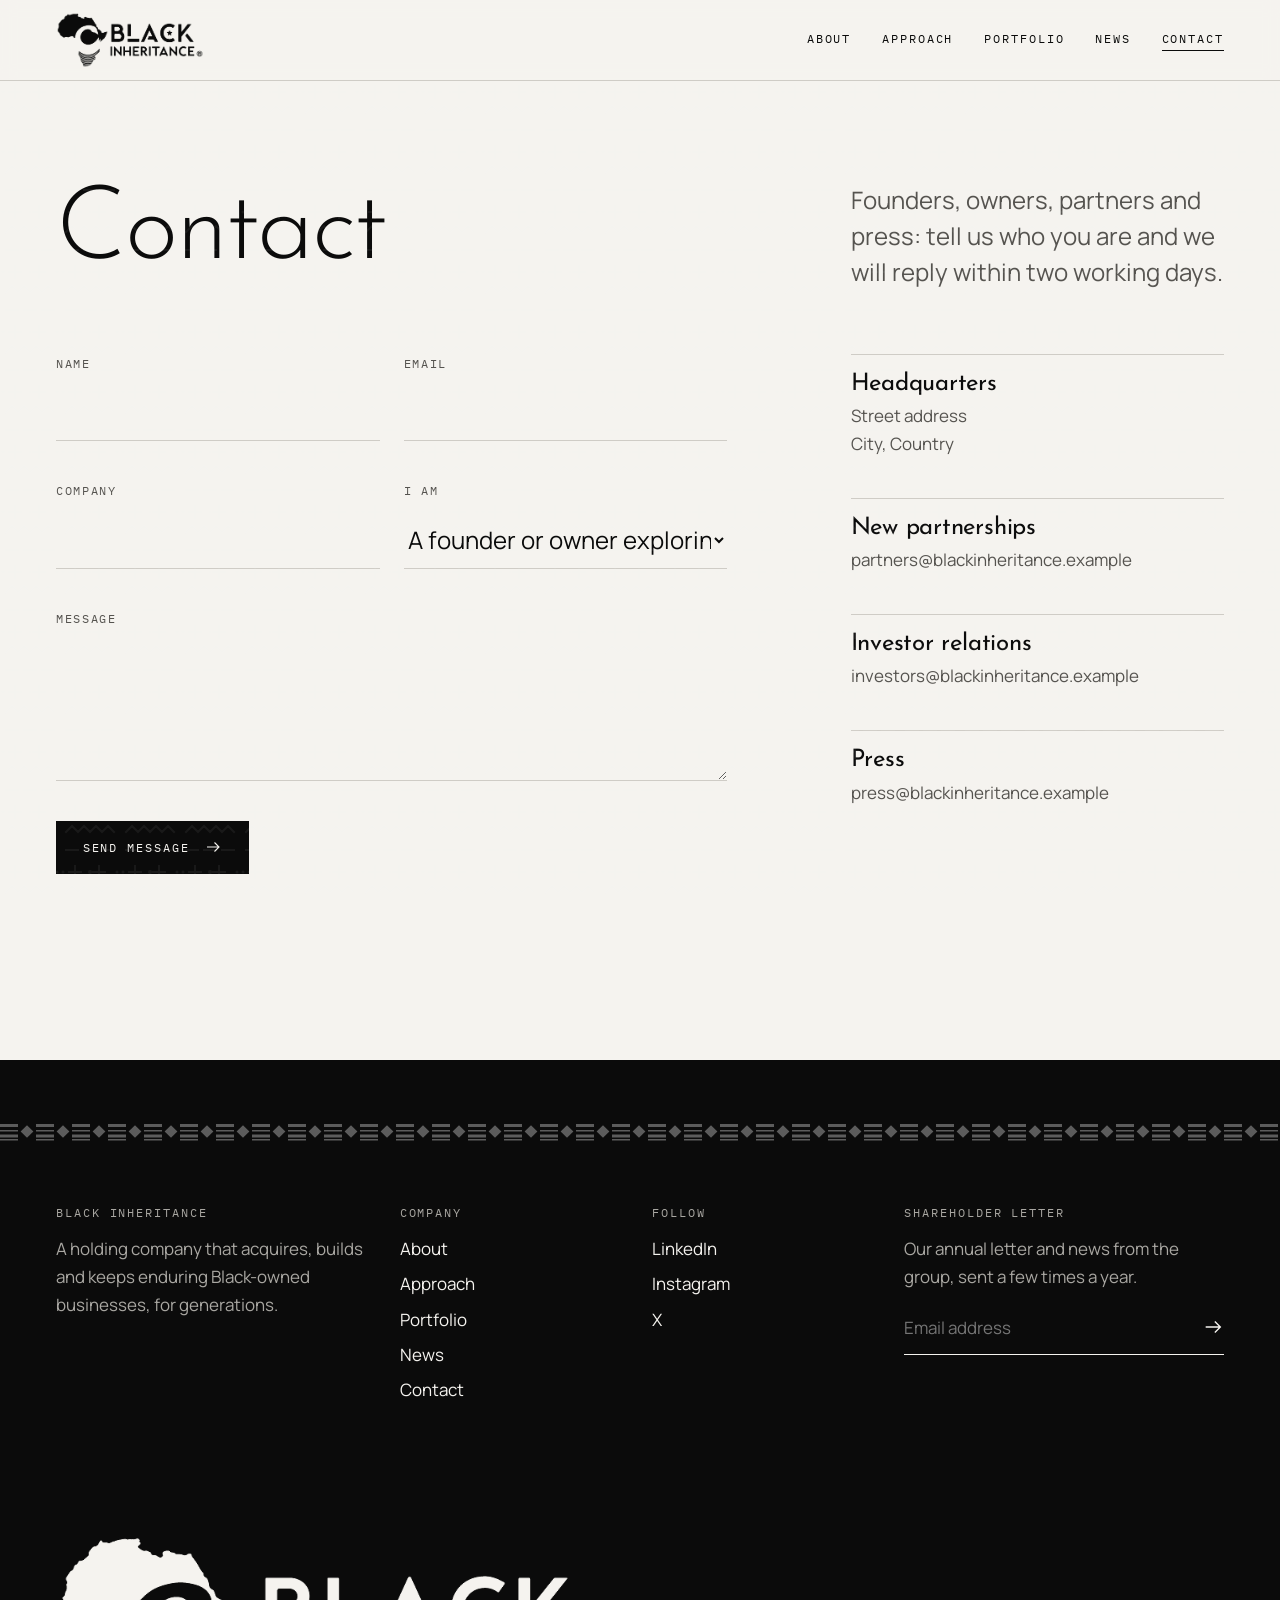
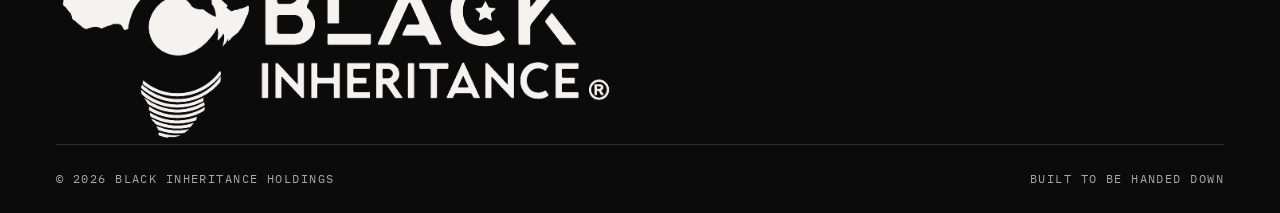
<file: contact.html>
<!doctype html>
<html lang="en">
<head>
<meta charset="utf-8">
<meta name="viewport" content="width=device-width, initial-scale=1, viewport-fit=cover">
<meta name="claude:viewport-fit-sides" content="cover">
<title>Contact · Black Inheritance</title>
<meta name="description" content="Contact Black Inheritance.">
<meta name="theme-color" content="#F5F3EF">
<link rel="icon" href="assets/favicon.png" type="image/png">
<link rel="apple-touch-icon" href="assets/apple-touch-icon.png">
<meta property="og:image" content="assets/icon-512.png">
<link rel="preconnect" href="https://fonts.googleapis.com">
<link rel="preconnect" href="https://fonts.gstatic.com" crossorigin>
<link rel="stylesheet" href="https://fonts.googleapis.com/css2?family=Josefin+Sans:ital,wght@0,200;0,300;0,400;1,200;1,300&family=IBM+Plex+Mono:wght@400;500&family=Manrope:wght@400;500;700&display=swap">
<link rel="stylesheet" href="css/style.css">
</head>
<body>
<a class="skip" href="#main">Skip to content</a>
<header class="site-header">
  <div class="wrap header-inner">
    <a class="brand" href="index.html"><img class="brand-logo" src="assets/logo.png" alt="Black Inheritance, home" width="703" height="266"></a>
    <nav class="nav" aria-label="Primary"><a class="link-u" href="about.html">About</a><a class="link-u" href="approach.html">Approach</a><a class="link-u" href="portfolio.html">Portfolio</a><a class="link-u" href="news.html">News</a><a class="link-u" href="contact.html" aria-current="page">Contact</a></nav>
    <button class="menu-btn" type="button" aria-expanded="false" aria-controls="menu">Menu</button>
  </div>
</header>
<div class="overlay" id="menu" hidden role="dialog" aria-modal="true" aria-label="Menu">
  <div class="overlay-top">
    <a class="brand" href="index.html"><img class="brand-logo" src="assets/logo-white.png" alt="Black Inheritance, home" width="703" height="266"></a>
    <button class="menu-btn" type="button">Close</button>
  </div>
  <nav aria-label="Mobile"><a href="index.html">Home</a><a href="about.html">About</a><a href="approach.html">Approach</a><a href="portfolio.html">Portfolio</a><a href="news.html">News</a><a href="contact.html" aria-current="page">Contact</a></nav>
  <p class="overlay-foot">Patient capital · Generational ownership</p>
</div>
<main id="main">

<section class="page-hero">
  <div class="wrap grid">
    <h1 class="display-xl">Contact</h1>
    <p class="lede muted">Founders, owners, partners and press: tell us who you are and we will reply within two working days.</p>
  </div>
</section>
<section class="section" style="padding-top:0">
  <div class="wrap grid contact-grid">
    <form class="contact-form" data-static data-success="Thank you. Your message is ready. Connect this form to a form service to receive it." novalidate>
      <div class="field-row">
        <div class="field"><label for="c-name">Name</label><input id="c-name" name="name" required autocomplete="name"></div>
        <div class="field"><label for="c-email">Email</label><input id="c-email" name="email" type="email" required autocomplete="email"></div>
      </div>
      <div class="field-row">
        <div class="field"><label for="c-org">Company</label><input id="c-org" name="company" autocomplete="organization"></div>
        <div class="field"><label for="c-topic">I am</label>
          <select id="c-topic" name="topic">
            <option>A founder or owner exploring a sale</option><option>A potential co-investor</option>
            <option>Looking for a career in the group</option><option>Press or media</option><option>Something else</option>
          </select></div>
      </div>
      <div class="field"><label for="c-msg">Message</label><textarea id="c-msg" name="message" required></textarea></div>
      <div><button class="btn btn--solid" type="submit">Send message <svg aria-hidden="true"><use href="assets/symbols.svg#arrow"/></svg></button></div>
      <p class="form-note" aria-live="polite"></p>
    </form>
    <aside class="contact-info">
      <div class="studio"><h3>Headquarters</h3><address>Street address<br>City, Country</address></div>
      <div class="studio"><h3>New partnerships</h3><p class="muted">partners@blackinheritance.example</p></div>
      <div class="studio"><h3>Investor relations</h3><p class="muted">investors@blackinheritance.example</p></div>
      <div class="studio"><h3>Press</h3><p class="muted">press@blackinheritance.example</p></div>
    </aside>
  </div>
</section>

</main>
<footer class="site-footer dark textured">
  <div class="weave weave--soft" aria-hidden="true"></div>
  <div class="wrap">
    <div class="footer-grid">
      <div>
        <h4>Black Inheritance</h4>
        <p class="muted" style="max-width:32ch">A holding company that acquires, builds and keeps enduring Black-owned businesses, for generations.</p>
      </div>
      <div>
        <h4>Company</h4>
        <ul>
          <li><a class="link-u" href="about.html">About</a></li>
          <li><a class="link-u" href="approach.html">Approach</a></li>
          <li><a class="link-u" href="portfolio.html">Portfolio</a></li>
          <li><a class="link-u" href="news.html">News</a></li>
          <li><a class="link-u" href="contact.html">Contact</a></li>
        </ul>
      </div>
      <div>
        <h4>Follow</h4>
        <ul>
          <li><a class="link-u" href="https://www.linkedin.com/" rel="noopener">LinkedIn</a></li>
          <li><a class="link-u" href="https://www.instagram.com/" rel="noopener">Instagram</a></li>
          <li><a class="link-u" href="https://x.com/" rel="noopener">X</a></li>
        </ul>
      </div>
      <div>
        <h4>Shareholder letter</h4>
        <p class="muted">Our annual letter and news from the group, sent a few times a year.</p>
        <form class="newsletter" data-static data-success="You are on the list." novalidate>
          <label class="skip" for="nl-email">Email address</label>
          <input id="nl-email" type="email" name="email" placeholder="Email address" required autocomplete="email">
          <button type="submit" aria-label="Subscribe"><svg aria-hidden="true"><use href="assets/symbols.svg#arrow"/></svg></button>
        </form>
        <p class="form-note" aria-live="polite"></p>
      </div>
    </div>
    <div class="footer-logo"><img src="assets/logo-white.png" alt="Black Inheritance" width="703" height="266" loading="lazy"></div>
    <div class="footer-base">
      <span>© <span data-year>2026</span> Black Inheritance Holdings</span>
      <span>Built to be handed down</span>
    </div>
  </div>
</footer>
<script src="js/main.js"></script>
</body>
</html>
</file>
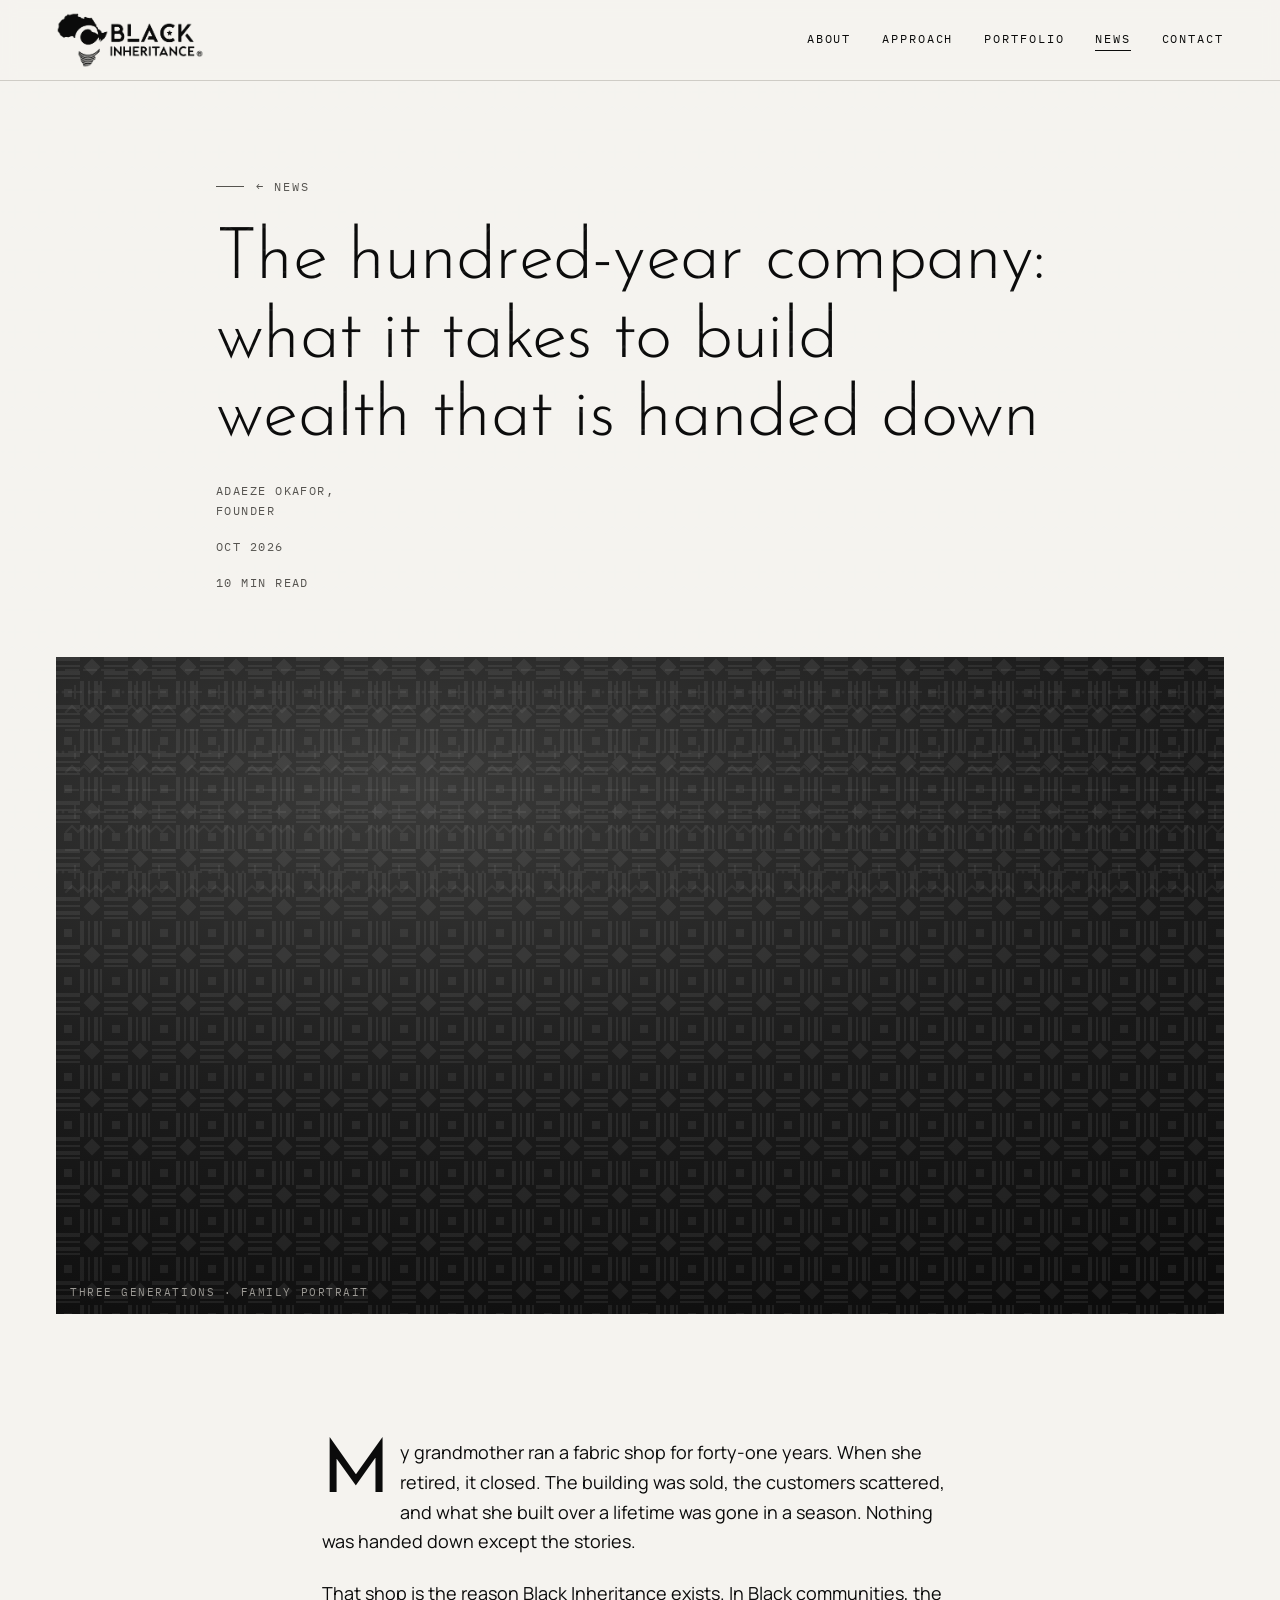
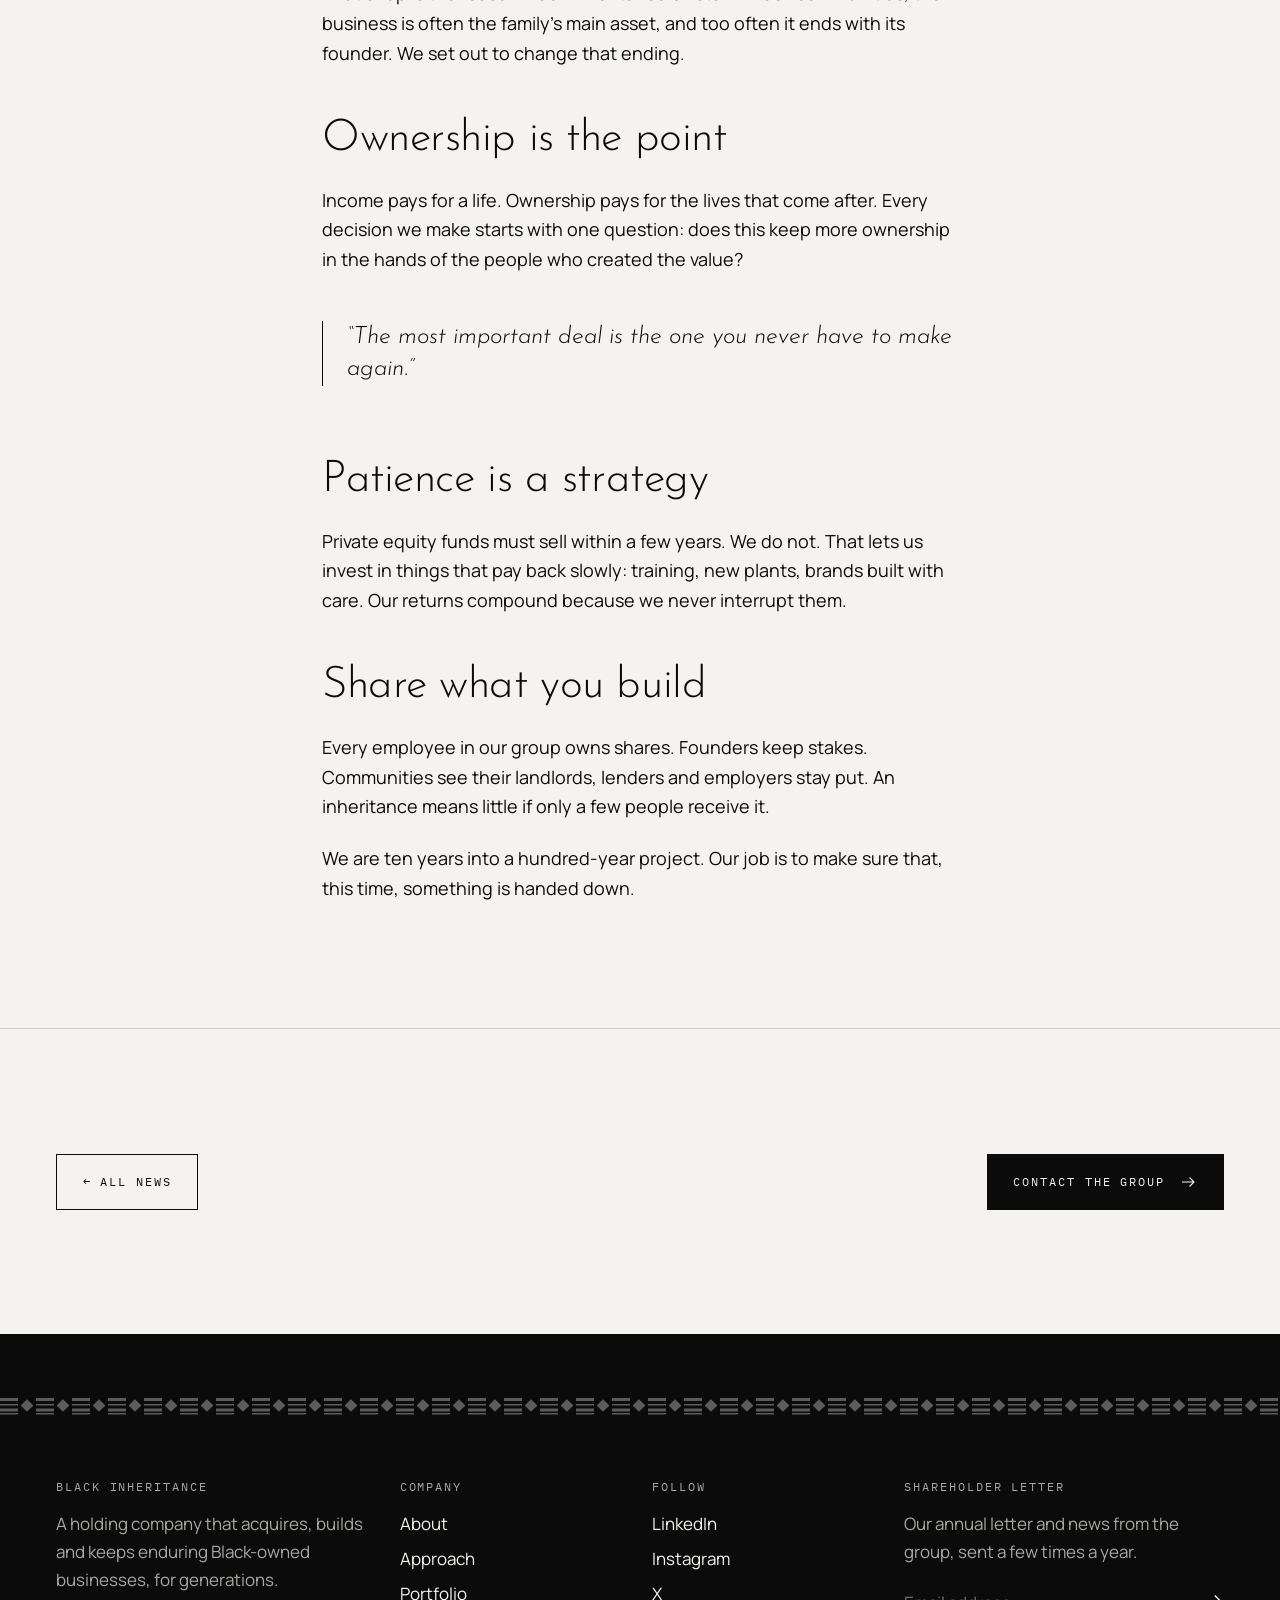
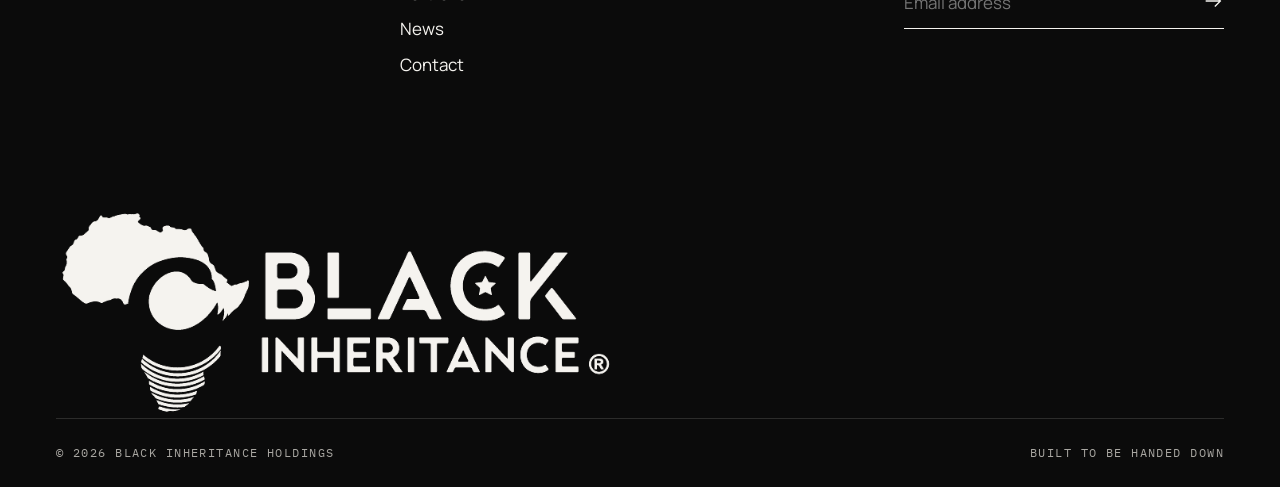
<file: news-article.html>
<!doctype html>
<html lang="en">
<head>
<meta charset="utf-8">
<meta name="viewport" content="width=device-width, initial-scale=1, viewport-fit=cover">
<meta name="claude:viewport-fit-sides" content="cover">
<title>The Hundred-Year Company · Black Inheritance</title>
<meta name="description" content="An essay on building generational wealth through ownership.">
<meta name="theme-color" content="#F5F3EF">
<link rel="icon" href="assets/favicon.png" type="image/png">
<link rel="apple-touch-icon" href="assets/apple-touch-icon.png">
<meta property="og:image" content="assets/icon-512.png">
<link rel="preconnect" href="https://fonts.googleapis.com">
<link rel="preconnect" href="https://fonts.gstatic.com" crossorigin>
<link rel="stylesheet" href="https://fonts.googleapis.com/css2?family=Josefin+Sans:ital,wght@0,200;0,300;0,400;1,200;1,300&family=IBM+Plex+Mono:wght@400;500&family=Manrope:wght@400;500;700&display=swap">
<link rel="stylesheet" href="css/style.css">
</head>
<body>
<a class="skip" href="#main">Skip to content</a>
<header class="site-header">
  <div class="wrap header-inner">
    <a class="brand" href="index.html"><img class="brand-logo" src="assets/logo.png" alt="Black Inheritance, home" width="703" height="266"></a>
    <nav class="nav" aria-label="Primary"><a class="link-u" href="about.html">About</a><a class="link-u" href="approach.html">Approach</a><a class="link-u" href="portfolio.html">Portfolio</a><a class="link-u" href="news.html" aria-current="page">News</a><a class="link-u" href="contact.html">Contact</a></nav>
    <button class="menu-btn" type="button" aria-expanded="false" aria-controls="menu">Menu</button>
  </div>
</header>
<div class="overlay" id="menu" hidden role="dialog" aria-modal="true" aria-label="Menu">
  <div class="overlay-top">
    <a class="brand" href="index.html"><img class="brand-logo" src="assets/logo-white.png" alt="Black Inheritance, home" width="703" height="266"></a>
    <button class="menu-btn" type="button">Close</button>
  </div>
  <nav aria-label="Mobile"><a href="index.html">Home</a><a href="about.html">About</a><a href="approach.html">Approach</a><a href="portfolio.html">Portfolio</a><a href="news.html" aria-current="page">News</a><a href="contact.html">Contact</a></nav>
  <p class="overlay-foot">Patient capital · Generational ownership</p>
</div>
<main id="main">

<section class="page-hero">
  <div class="wrap article-head">
    <a class="eyebrow" href="news.html">← News</a>
    <h1>The hundred-year company: what it takes to build wealth that is handed down</h1>
    <div class="post-meta"><span>Adaeze Okafor, Founder</span><span>Oct 2026</span><span>10 min read</span></div>
  </div>
</section>
<div class="wrap"><div class="frame r-wide"><div class="ph" role="img" aria-label="Three generations · family portrait" data-label="Three generations · family portrait"></div></div></div>
<section class="section">
  <div class="wrap article-body">
    <p class="dropcap">My grandmother ran a fabric shop for forty-one years. When she retired, it closed. The building was sold, the customers scattered, and what she built over a lifetime was gone in a season. Nothing was handed down except the stories.</p>
    <p>That shop is the reason Black Inheritance exists. In Black communities, the business is often the family's main asset, and too often it ends with its founder. We set out to change that ending.</p>
    <h2>Ownership is the point</h2>
    <p>Income pays for a life. Ownership pays for the lives that come after. Every decision we make starts with one question: does this keep more ownership in the hands of the people who created the value?</p>
    <blockquote>“The most important deal is the one you never have to make again.”</blockquote>
    <h2>Patience is a strategy</h2>
    <p>Private equity funds must sell within a few years. We do not. That lets us invest in things that pay back slowly: training, new plants, brands built with care. Our returns compound because we never interrupt them.</p>
    <h2>Share what you build</h2>
    <p>Every employee in our group owns shares. Founders keep stakes. Communities see their landlords, lenders and employers stay put. An inheritance means little if only a few people receive it.</p>
    <p>We are ten years into a hundred-year project. Our job is to make sure that, this time, something is handed down.</p>
  </div>
</section>
<section class="section">
  <div class="wrap pager">
    <a class="btn" href="news.html">← All news</a>
    <a class="btn btn--solid" href="contact.html">Contact the group <svg aria-hidden="true"><use href="assets/symbols.svg#arrow"/></svg></a>
  </div>
</section>

</main>
<footer class="site-footer dark textured">
  <div class="weave weave--soft" aria-hidden="true"></div>
  <div class="wrap">
    <div class="footer-grid">
      <div>
        <h4>Black Inheritance</h4>
        <p class="muted" style="max-width:32ch">A holding company that acquires, builds and keeps enduring Black-owned businesses, for generations.</p>
      </div>
      <div>
        <h4>Company</h4>
        <ul>
          <li><a class="link-u" href="about.html">About</a></li>
          <li><a class="link-u" href="approach.html">Approach</a></li>
          <li><a class="link-u" href="portfolio.html">Portfolio</a></li>
          <li><a class="link-u" href="news.html">News</a></li>
          <li><a class="link-u" href="contact.html">Contact</a></li>
        </ul>
      </div>
      <div>
        <h4>Follow</h4>
        <ul>
          <li><a class="link-u" href="https://www.linkedin.com/" rel="noopener">LinkedIn</a></li>
          <li><a class="link-u" href="https://www.instagram.com/" rel="noopener">Instagram</a></li>
          <li><a class="link-u" href="https://x.com/" rel="noopener">X</a></li>
        </ul>
      </div>
      <div>
        <h4>Shareholder letter</h4>
        <p class="muted">Our annual letter and news from the group, sent a few times a year.</p>
        <form class="newsletter" data-static data-success="You are on the list." novalidate>
          <label class="skip" for="nl-email">Email address</label>
          <input id="nl-email" type="email" name="email" placeholder="Email address" required autocomplete="email">
          <button type="submit" aria-label="Subscribe"><svg aria-hidden="true"><use href="assets/symbols.svg#arrow"/></svg></button>
        </form>
        <p class="form-note" aria-live="polite"></p>
      </div>
    </div>
    <div class="footer-logo"><img src="assets/logo-white.png" alt="Black Inheritance" width="703" height="266" loading="lazy"></div>
    <div class="footer-base">
      <span>© <span data-year>2026</span> Black Inheritance Holdings</span>
      <span>Built to be handed down</span>
    </div>
  </div>
</footer>
<script src="js/main.js"></script>
</body>
</html>
</file>
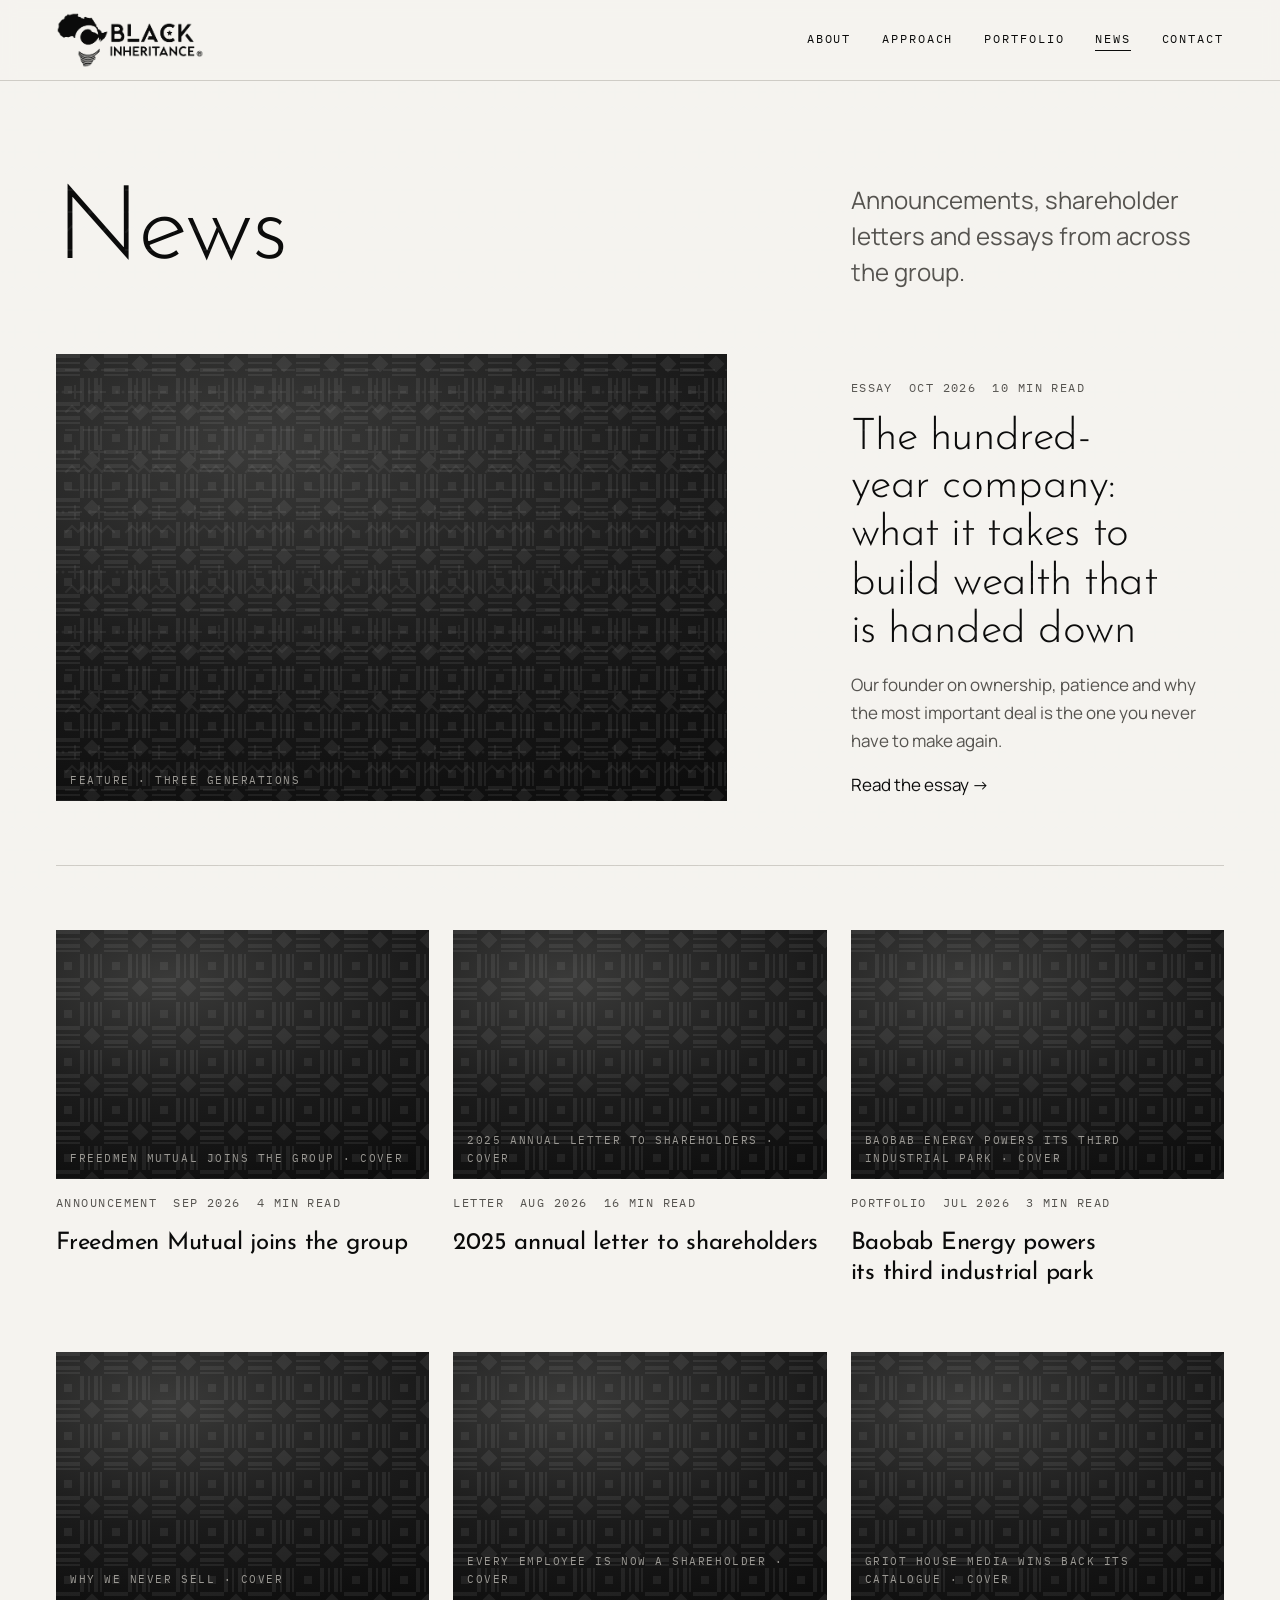
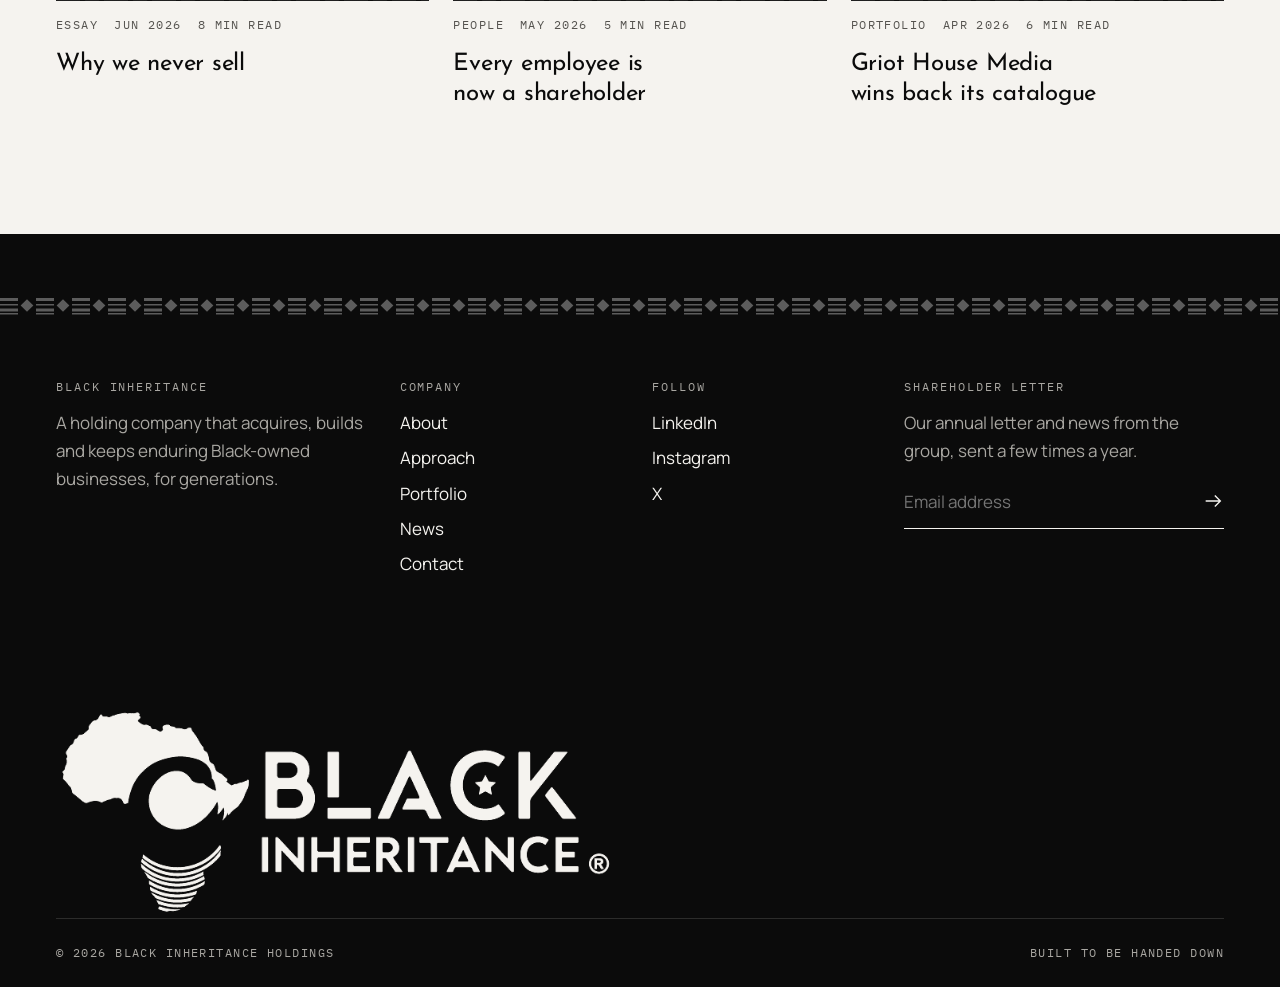
<file: news.html>
<!doctype html>
<html lang="en">
<head>
<meta charset="utf-8">
<meta name="viewport" content="width=device-width, initial-scale=1, viewport-fit=cover">
<meta name="claude:viewport-fit-sides" content="cover">
<title>News · Black Inheritance</title>
<meta name="description" content="Announcements, letters and essays from Black Inheritance.">
<meta name="theme-color" content="#F5F3EF">
<link rel="icon" href="assets/favicon.png" type="image/png">
<link rel="apple-touch-icon" href="assets/apple-touch-icon.png">
<meta property="og:image" content="assets/icon-512.png">
<link rel="preconnect" href="https://fonts.googleapis.com">
<link rel="preconnect" href="https://fonts.gstatic.com" crossorigin>
<link rel="stylesheet" href="https://fonts.googleapis.com/css2?family=Josefin+Sans:ital,wght@0,200;0,300;0,400;1,200;1,300&family=IBM+Plex+Mono:wght@400;500&family=Manrope:wght@400;500;700&display=swap">
<link rel="stylesheet" href="css/style.css">
</head>
<body>
<a class="skip" href="#main">Skip to content</a>
<header class="site-header">
  <div class="wrap header-inner">
    <a class="brand" href="index.html"><img class="brand-logo" src="assets/logo.png" alt="Black Inheritance, home" width="703" height="266"></a>
    <nav class="nav" aria-label="Primary"><a class="link-u" href="about.html">About</a><a class="link-u" href="approach.html">Approach</a><a class="link-u" href="portfolio.html">Portfolio</a><a class="link-u" href="news.html" aria-current="page">News</a><a class="link-u" href="contact.html">Contact</a></nav>
    <button class="menu-btn" type="button" aria-expanded="false" aria-controls="menu">Menu</button>
  </div>
</header>
<div class="overlay" id="menu" hidden role="dialog" aria-modal="true" aria-label="Menu">
  <div class="overlay-top">
    <a class="brand" href="index.html"><img class="brand-logo" src="assets/logo-white.png" alt="Black Inheritance, home" width="703" height="266"></a>
    <button class="menu-btn" type="button">Close</button>
  </div>
  <nav aria-label="Mobile"><a href="index.html">Home</a><a href="about.html">About</a><a href="approach.html">Approach</a><a href="portfolio.html">Portfolio</a><a href="news.html" aria-current="page">News</a><a href="contact.html">Contact</a></nav>
  <p class="overlay-foot">Patient capital · Generational ownership</p>
</div>
<main id="main">

<section class="page-hero">
  <div class="wrap grid">
    <h1 class="display-xl">News</h1>
    <p class="lede muted">Announcements, shareholder letters and essays from across the group.</p>
  </div>
</section>
<section class="section" style="padding-top:0">
  <div class="wrap">
    <a class="feature" href="news-article.html">
      <div class="frame r-land"><div class="ph" role="img" aria-label="Feature · three generations" data-label="Feature · three generations"></div></div>
      <div class="body">
        <div class="post-meta"><span>Essay</span><span>Oct 2026</span><span>10 min read</span></div>
        <h2>The hundred-year company: what it takes to build wealth that is handed down</h2>
        <p class="muted">Our founder on ownership, patience and why the most important deal is the one you never have to make again.</p>
        <span class="link-u" style="justify-self:start">Read the essay →</span>
      </div>
    </a>
    <div class="posts"><a class="post" href="news-article.html" data-reveal>
  <div class="frame r-land"><div class="ph" role="img" aria-label="Freedmen Mutual joins the group · cover" data-label="Freedmen Mutual joins the group · cover"></div></div>
  <div class="post-meta"><span>Announcement</span><span>Sep 2026</span><span>4 min read</span></div>
  <h3>Freedmen Mutual joins the group</h3>
</a><a class="post" href="news-article.html" data-reveal>
  <div class="frame r-land"><div class="ph" role="img" aria-label="2025 annual letter to shareholders · cover" data-label="2025 annual letter to shareholders · cover"></div></div>
  <div class="post-meta"><span>Letter</span><span>Aug 2026</span><span>16 min read</span></div>
  <h3>2025 annual letter to shareholders</h3>
</a><a class="post" href="news-article.html" data-reveal>
  <div class="frame r-land"><div class="ph" role="img" aria-label="Baobab Energy powers its third industrial park · cover" data-label="Baobab Energy powers its third industrial park · cover"></div></div>
  <div class="post-meta"><span>Portfolio</span><span>Jul 2026</span><span>3 min read</span></div>
  <h3>Baobab Energy powers its third industrial park</h3>
</a><a class="post" href="news-article.html" data-reveal>
  <div class="frame r-land"><div class="ph" role="img" aria-label="Why we never sell · cover" data-label="Why we never sell · cover"></div></div>
  <div class="post-meta"><span>Essay</span><span>Jun 2026</span><span>8 min read</span></div>
  <h3>Why we never sell</h3>
</a><a class="post" href="news-article.html" data-reveal>
  <div class="frame r-land"><div class="ph" role="img" aria-label="Every employee is now a shareholder · cover" data-label="Every employee is now a shareholder · cover"></div></div>
  <div class="post-meta"><span>People</span><span>May 2026</span><span>5 min read</span></div>
  <h3>Every employee is now a shareholder</h3>
</a><a class="post" href="news-article.html" data-reveal>
  <div class="frame r-land"><div class="ph" role="img" aria-label="Griot House Media wins back its catalogue · cover" data-label="Griot House Media wins back its catalogue · cover"></div></div>
  <div class="post-meta"><span>Portfolio</span><span>Apr 2026</span><span>6 min read</span></div>
  <h3>Griot House Media wins back its catalogue</h3>
</a></div>
  </div>
</section>

</main>
<footer class="site-footer dark textured">
  <div class="weave weave--soft" aria-hidden="true"></div>
  <div class="wrap">
    <div class="footer-grid">
      <div>
        <h4>Black Inheritance</h4>
        <p class="muted" style="max-width:32ch">A holding company that acquires, builds and keeps enduring Black-owned businesses, for generations.</p>
      </div>
      <div>
        <h4>Company</h4>
        <ul>
          <li><a class="link-u" href="about.html">About</a></li>
          <li><a class="link-u" href="approach.html">Approach</a></li>
          <li><a class="link-u" href="portfolio.html">Portfolio</a></li>
          <li><a class="link-u" href="news.html">News</a></li>
          <li><a class="link-u" href="contact.html">Contact</a></li>
        </ul>
      </div>
      <div>
        <h4>Follow</h4>
        <ul>
          <li><a class="link-u" href="https://www.linkedin.com/" rel="noopener">LinkedIn</a></li>
          <li><a class="link-u" href="https://www.instagram.com/" rel="noopener">Instagram</a></li>
          <li><a class="link-u" href="https://x.com/" rel="noopener">X</a></li>
        </ul>
      </div>
      <div>
        <h4>Shareholder letter</h4>
        <p class="muted">Our annual letter and news from the group, sent a few times a year.</p>
        <form class="newsletter" data-static data-success="You are on the list." novalidate>
          <label class="skip" for="nl-email">Email address</label>
          <input id="nl-email" type="email" name="email" placeholder="Email address" required autocomplete="email">
          <button type="submit" aria-label="Subscribe"><svg aria-hidden="true"><use href="assets/symbols.svg#arrow"/></svg></button>
        </form>
        <p class="form-note" aria-live="polite"></p>
      </div>
    </div>
    <div class="footer-logo"><img src="assets/logo-white.png" alt="Black Inheritance" width="703" height="266" loading="lazy"></div>
    <div class="footer-base">
      <span>© <span data-year>2026</span> Black Inheritance Holdings</span>
      <span>Built to be handed down</span>
    </div>
  </div>
</footer>
<script src="js/main.js"></script>
</body>
</html>
</file>
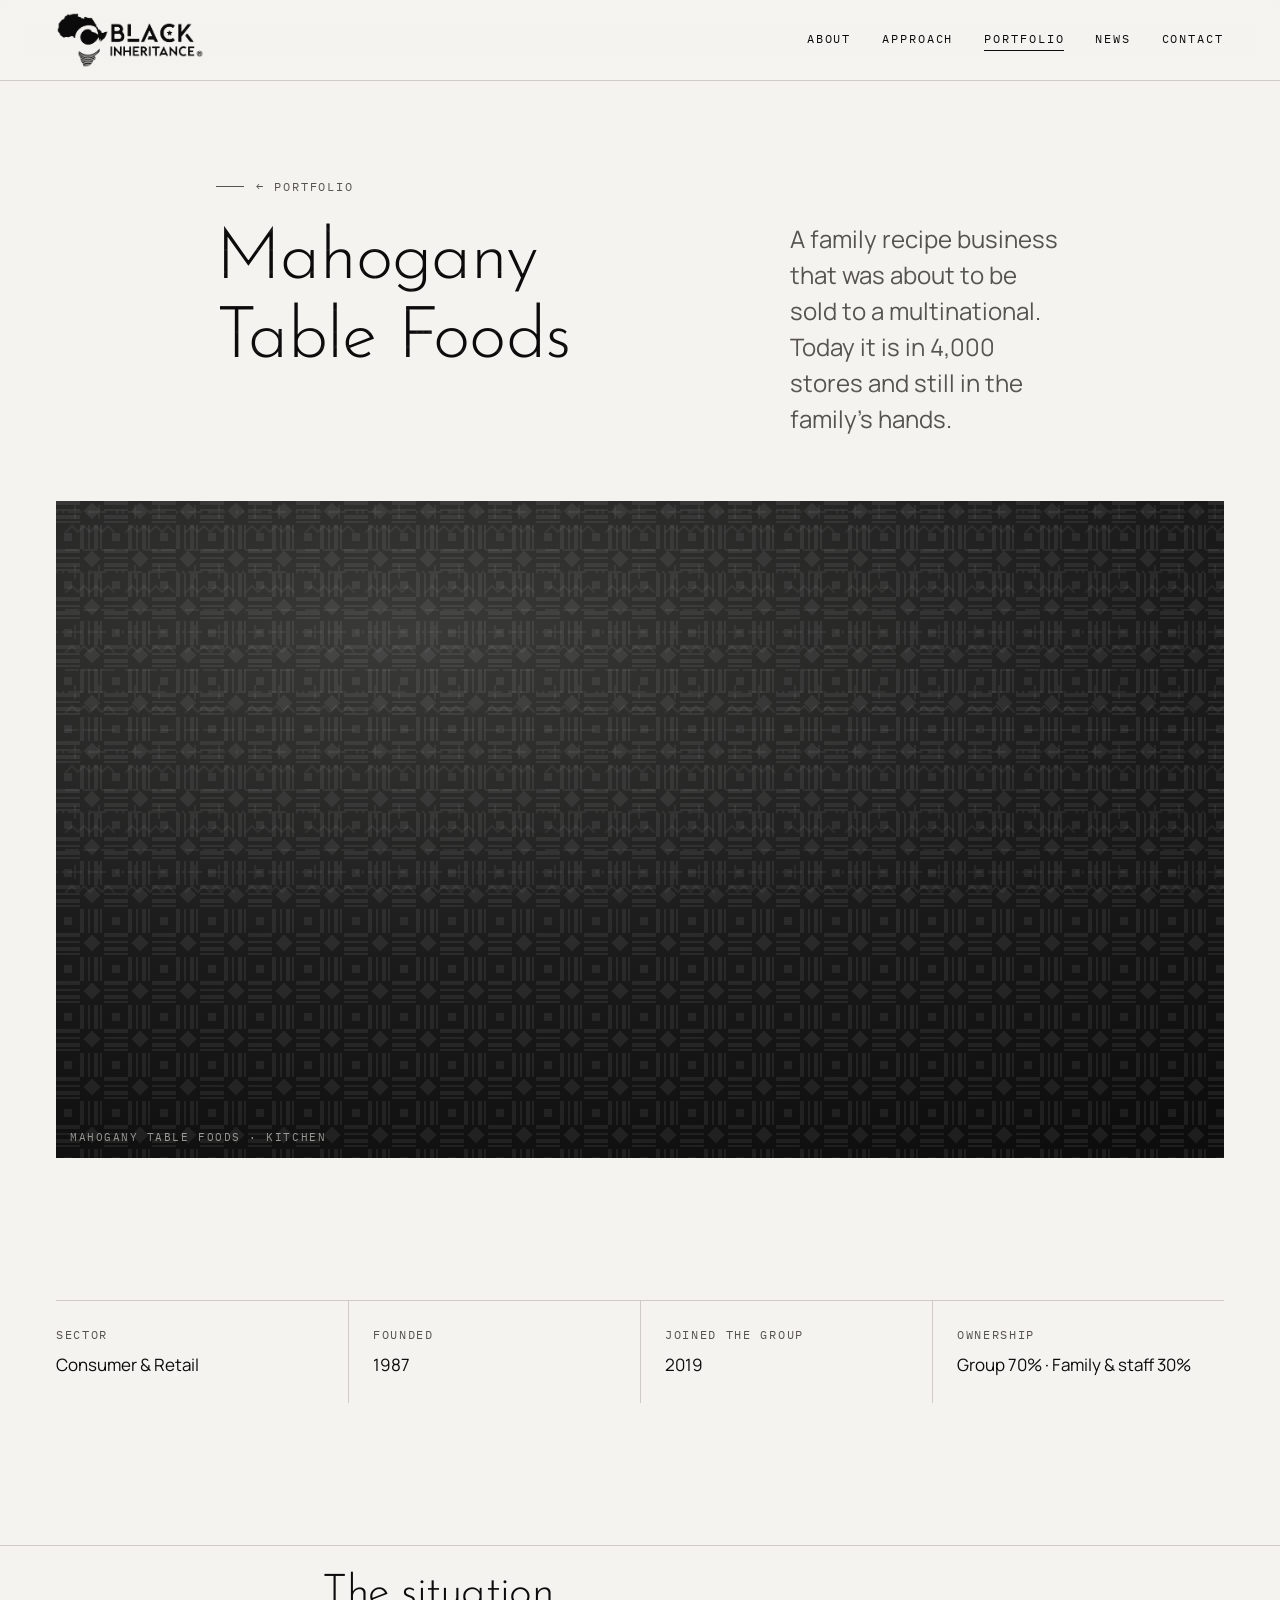
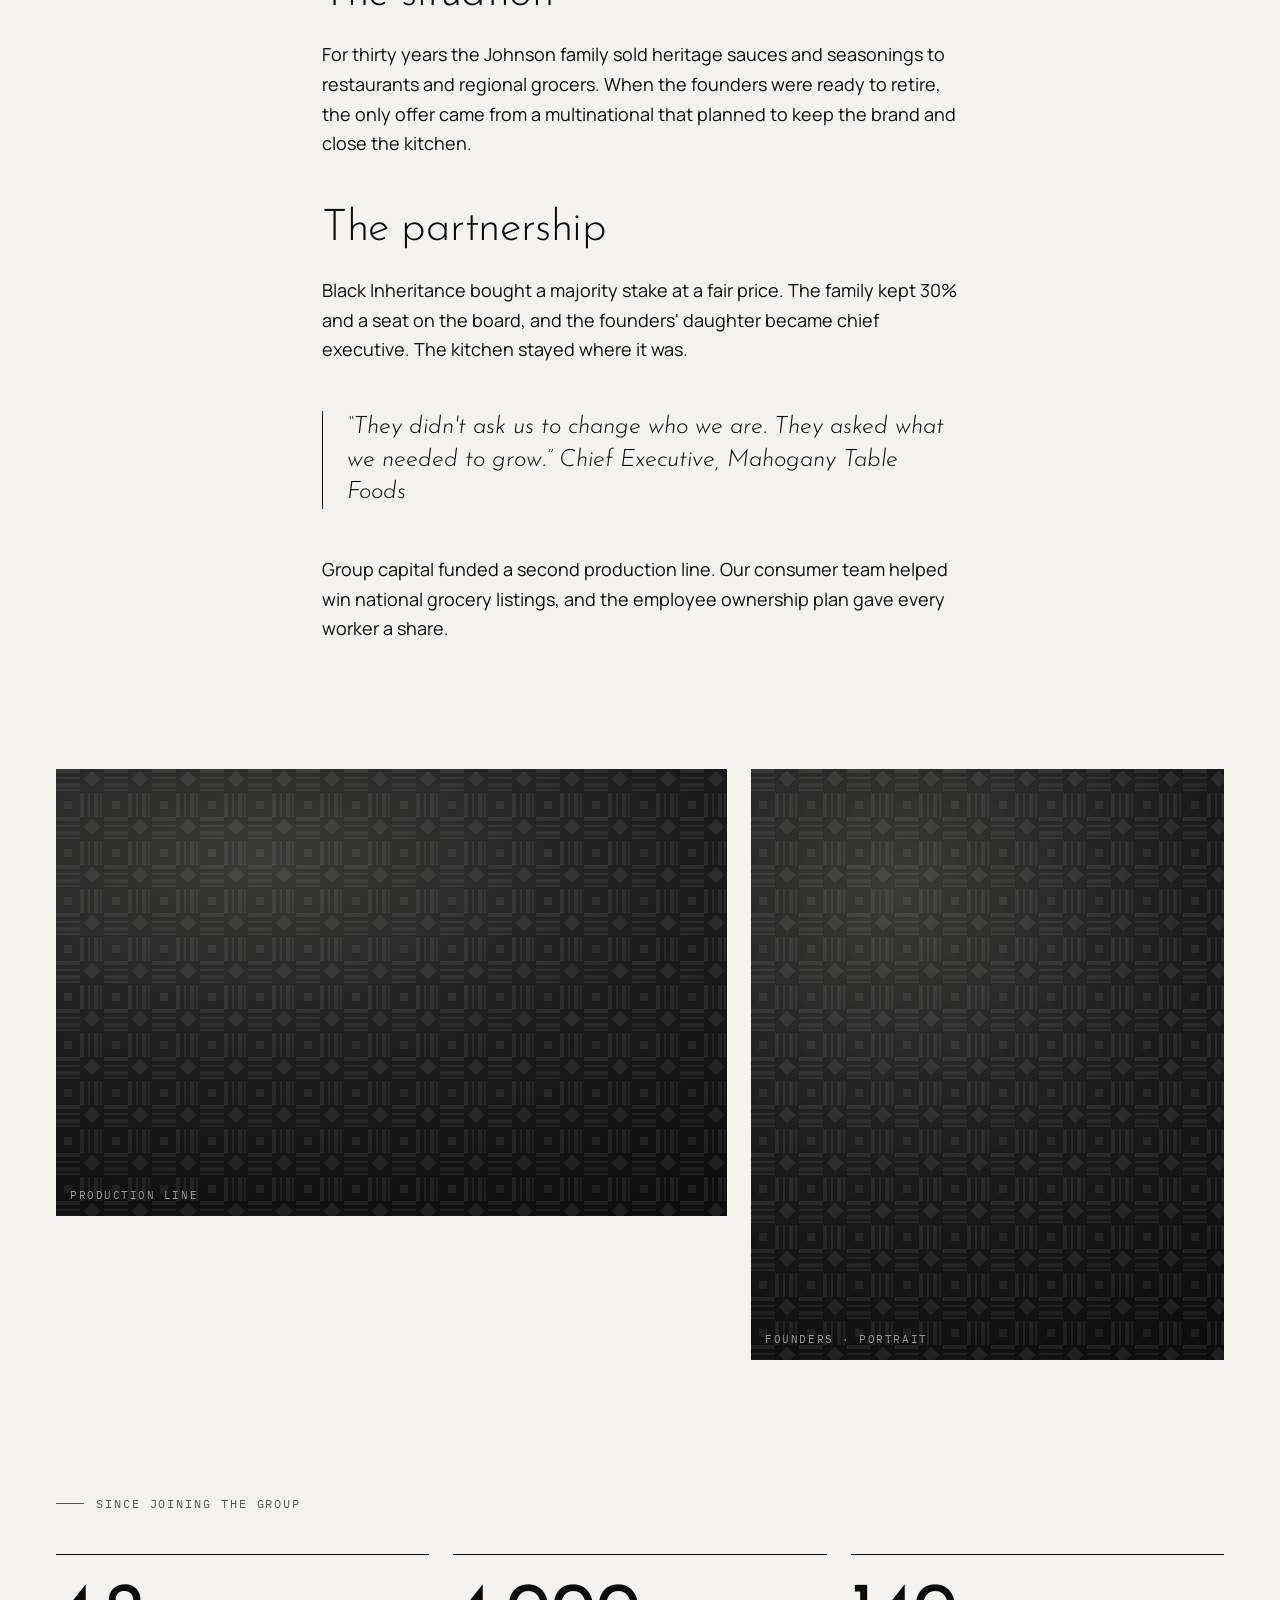
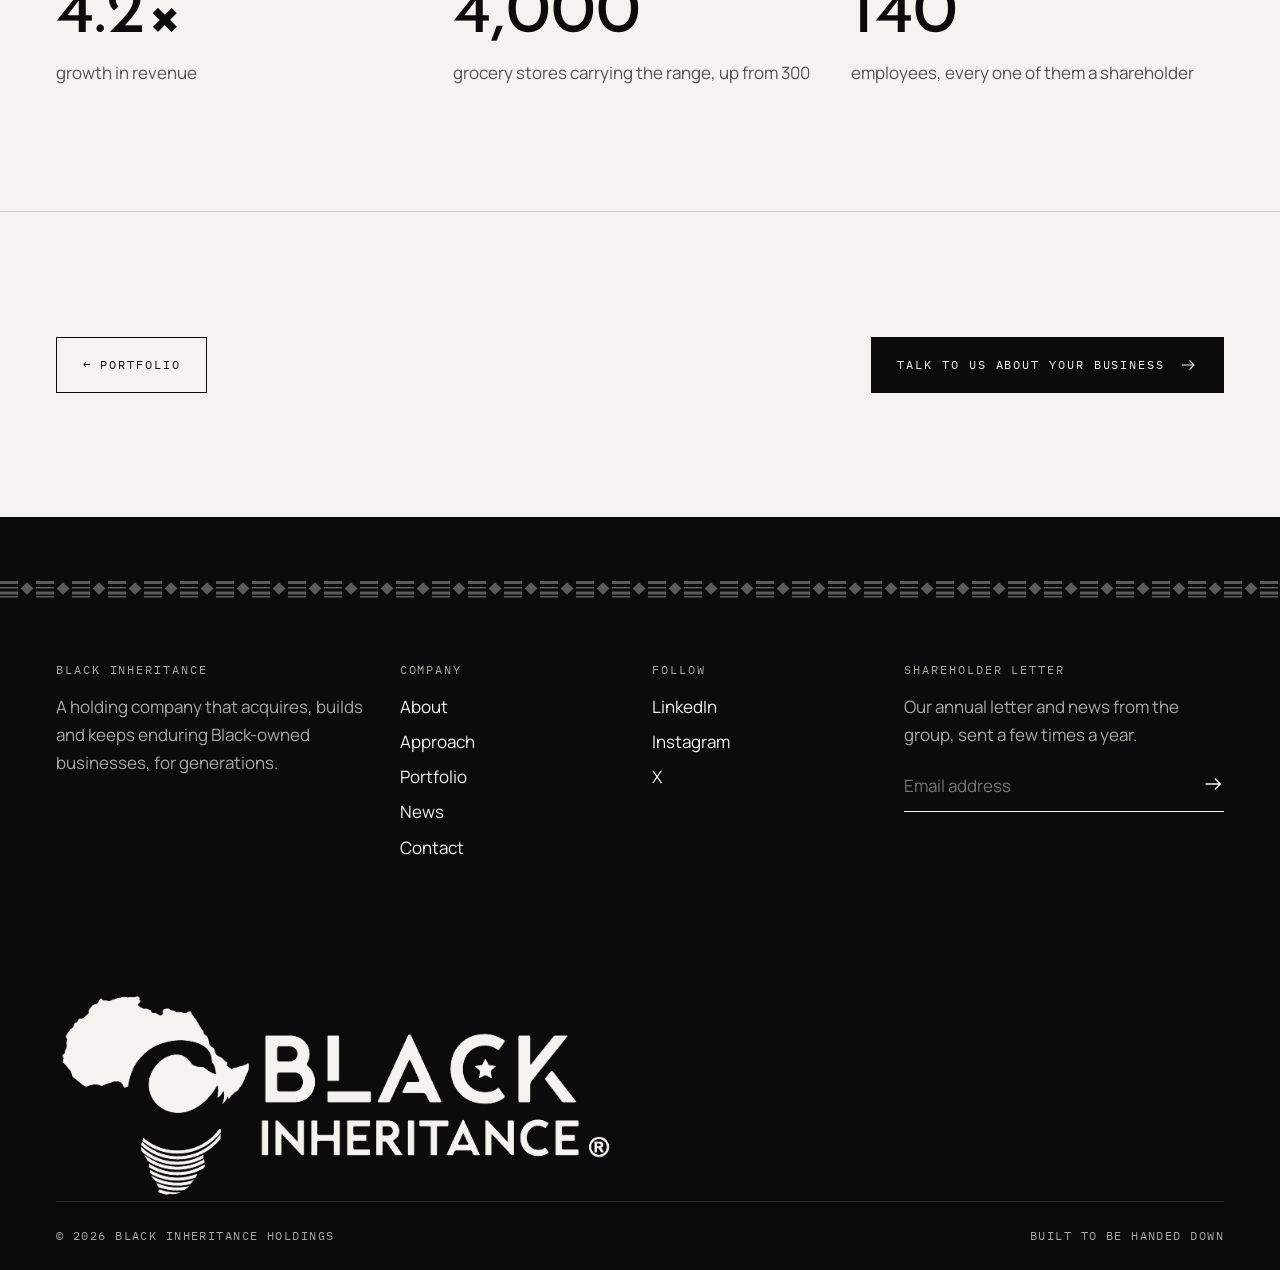
<file: portfolio-company.html>
<!doctype html>
<html lang="en">
<head>
<meta charset="utf-8">
<meta name="viewport" content="width=device-width, initial-scale=1, viewport-fit=cover">
<meta name="claude:viewport-fit-sides" content="cover">
<title>Mahogany Table Foods · Black Inheritance</title>
<meta name="description" content="Portfolio company profile: Mahogany Table Foods.">
<meta name="theme-color" content="#F5F3EF">
<link rel="icon" href="assets/favicon.png" type="image/png">
<link rel="apple-touch-icon" href="assets/apple-touch-icon.png">
<meta property="og:image" content="assets/icon-512.png">
<link rel="preconnect" href="https://fonts.googleapis.com">
<link rel="preconnect" href="https://fonts.gstatic.com" crossorigin>
<link rel="stylesheet" href="https://fonts.googleapis.com/css2?family=Josefin+Sans:ital,wght@0,200;0,300;0,400;1,200;1,300&family=IBM+Plex+Mono:wght@400;500&family=Manrope:wght@400;500;700&display=swap">
<link rel="stylesheet" href="css/style.css">
</head>
<body>
<a class="skip" href="#main">Skip to content</a>
<header class="site-header">
  <div class="wrap header-inner">
    <a class="brand" href="index.html"><img class="brand-logo" src="assets/logo.png" alt="Black Inheritance, home" width="703" height="266"></a>
    <nav class="nav" aria-label="Primary"><a class="link-u" href="about.html">About</a><a class="link-u" href="approach.html">Approach</a><a class="link-u" href="portfolio.html" aria-current="page">Portfolio</a><a class="link-u" href="news.html">News</a><a class="link-u" href="contact.html">Contact</a></nav>
    <button class="menu-btn" type="button" aria-expanded="false" aria-controls="menu">Menu</button>
  </div>
</header>
<div class="overlay" id="menu" hidden role="dialog" aria-modal="true" aria-label="Menu">
  <div class="overlay-top">
    <a class="brand" href="index.html"><img class="brand-logo" src="assets/logo-white.png" alt="Black Inheritance, home" width="703" height="266"></a>
    <button class="menu-btn" type="button">Close</button>
  </div>
  <nav aria-label="Mobile"><a href="index.html">Home</a><a href="about.html">About</a><a href="approach.html">Approach</a><a href="portfolio.html" aria-current="page">Portfolio</a><a href="news.html">News</a><a href="contact.html">Contact</a></nav>
  <p class="overlay-foot">Patient capital · Generational ownership</p>
</div>
<main id="main">

<section class="page-hero">
  <div class="wrap article-head">
    <a class="eyebrow" href="portfolio.html">← Portfolio</a>
    <h1>Mahogany Table Foods</h1>
    <p class="lede muted">A family recipe business that was about to be sold to a multinational. Today it is in 4,000 stores and still in the family's hands.</p>
  </div>
</section>
<div class="wrap"><div class="frame r-wide"><div class="ph" role="img" aria-label="Mahogany Table Foods · kitchen" data-label="Mahogany Table Foods · kitchen"></div></div></div>
<section class="section">
  <div class="wrap">
    <dl class="facts">
      <div><dt>Sector</dt><dd>Consumer &amp; Retail</dd></div>
      <div><dt>Founded</dt><dd>1987</dd></div>
      <div><dt>Joined the group</dt><dd>2019</dd></div>
      <div><dt>Ownership</dt><dd>Group 70% · Family &amp; staff 30%</dd></div>
    </dl>
  </div>
</section>
<section class="section" style="padding-top:0">
  <div class="wrap article-body">
    <h2>The situation</h2>
    <p>For thirty years the Johnson family sold heritage sauces and seasonings to restaurants and regional grocers. When the founders were ready to retire, the only offer came from a multinational that planned to keep the brand and close the kitchen.</p>
    <h2>The partnership</h2>
    <p>Black Inheritance bought a majority stake at a fair price. The family kept 30% and a seat on the board, and the founders' daughter became chief executive. The kitchen stayed where it was.</p>
    <blockquote>“They didn't ask us to change who we are. They asked what we needed to grow.” Chief Executive, Mahogany Table Foods</blockquote>
    <p>Group capital funded a second production line. Our consumer team helped win national grocery listings, and the employee ownership plan gave every worker a share.</p>
  </div>
</section>
<div class="wrap grid" style="gap:var(--s-3)">
  <div style="grid-column:1/span 7"><div class="frame r-land"><div class="ph" role="img" aria-label="Production line" data-label="Production line"></div></div></div>
  <div style="grid-column:8/span 5"><div class="frame r-portrait"><div class="ph" role="img" aria-label="Founders · portrait" data-label="Founders · portrait"></div></div></div>
</div>
<section class="section">
  <div class="wrap">
    <span class="eyebrow">Since joining the group</span>
    <div class="results" style="margin-top:var(--s-4)">
      <div class="result"><strong>4.2×</strong><p class="muted">growth in revenue</p></div>
      <div class="result"><strong>4,000</strong><p class="muted">grocery stores carrying the range, up from 300</p></div>
      <div class="result"><strong>140</strong><p class="muted">employees, every one of them a shareholder</p></div>
    </div>
  </div>
</section>
<section class="section">
  <div class="wrap pager">
    <a class="btn" href="portfolio.html">← Portfolio</a>
    <a class="btn btn--solid" href="contact.html">Talk to us about your business <svg aria-hidden="true"><use href="assets/symbols.svg#arrow"/></svg></a>
  </div>
</section>

</main>
<footer class="site-footer dark textured">
  <div class="weave weave--soft" aria-hidden="true"></div>
  <div class="wrap">
    <div class="footer-grid">
      <div>
        <h4>Black Inheritance</h4>
        <p class="muted" style="max-width:32ch">A holding company that acquires, builds and keeps enduring Black-owned businesses, for generations.</p>
      </div>
      <div>
        <h4>Company</h4>
        <ul>
          <li><a class="link-u" href="about.html">About</a></li>
          <li><a class="link-u" href="approach.html">Approach</a></li>
          <li><a class="link-u" href="portfolio.html">Portfolio</a></li>
          <li><a class="link-u" href="news.html">News</a></li>
          <li><a class="link-u" href="contact.html">Contact</a></li>
        </ul>
      </div>
      <div>
        <h4>Follow</h4>
        <ul>
          <li><a class="link-u" href="https://www.linkedin.com/" rel="noopener">LinkedIn</a></li>
          <li><a class="link-u" href="https://www.instagram.com/" rel="noopener">Instagram</a></li>
          <li><a class="link-u" href="https://x.com/" rel="noopener">X</a></li>
        </ul>
      </div>
      <div>
        <h4>Shareholder letter</h4>
        <p class="muted">Our annual letter and news from the group, sent a few times a year.</p>
        <form class="newsletter" data-static data-success="You are on the list." novalidate>
          <label class="skip" for="nl-email">Email address</label>
          <input id="nl-email" type="email" name="email" placeholder="Email address" required autocomplete="email">
          <button type="submit" aria-label="Subscribe"><svg aria-hidden="true"><use href="assets/symbols.svg#arrow"/></svg></button>
        </form>
        <p class="form-note" aria-live="polite"></p>
      </div>
    </div>
    <div class="footer-logo"><img src="assets/logo-white.png" alt="Black Inheritance" width="703" height="266" loading="lazy"></div>
    <div class="footer-base">
      <span>© <span data-year>2026</span> Black Inheritance Holdings</span>
      <span>Built to be handed down</span>
    </div>
  </div>
</footer>
<script src="js/main.js"></script>
</body>
</html>
</file>
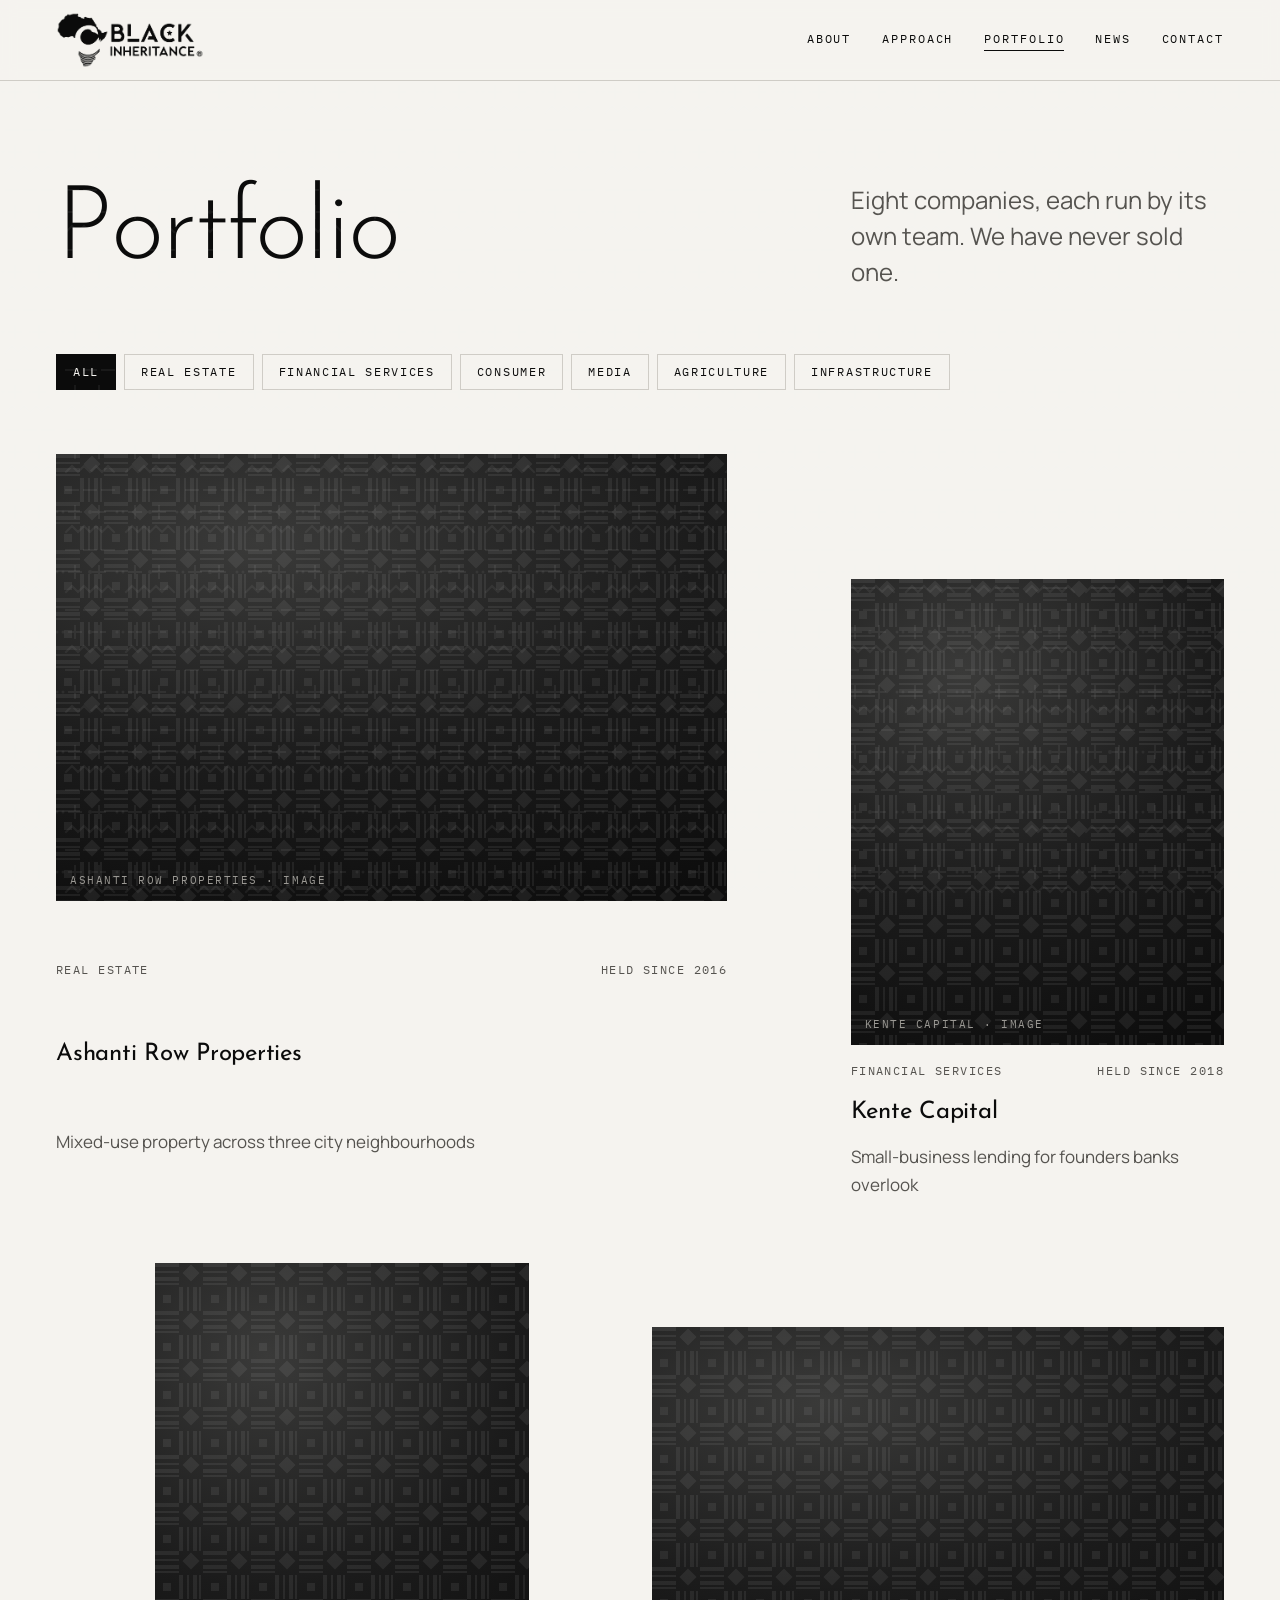
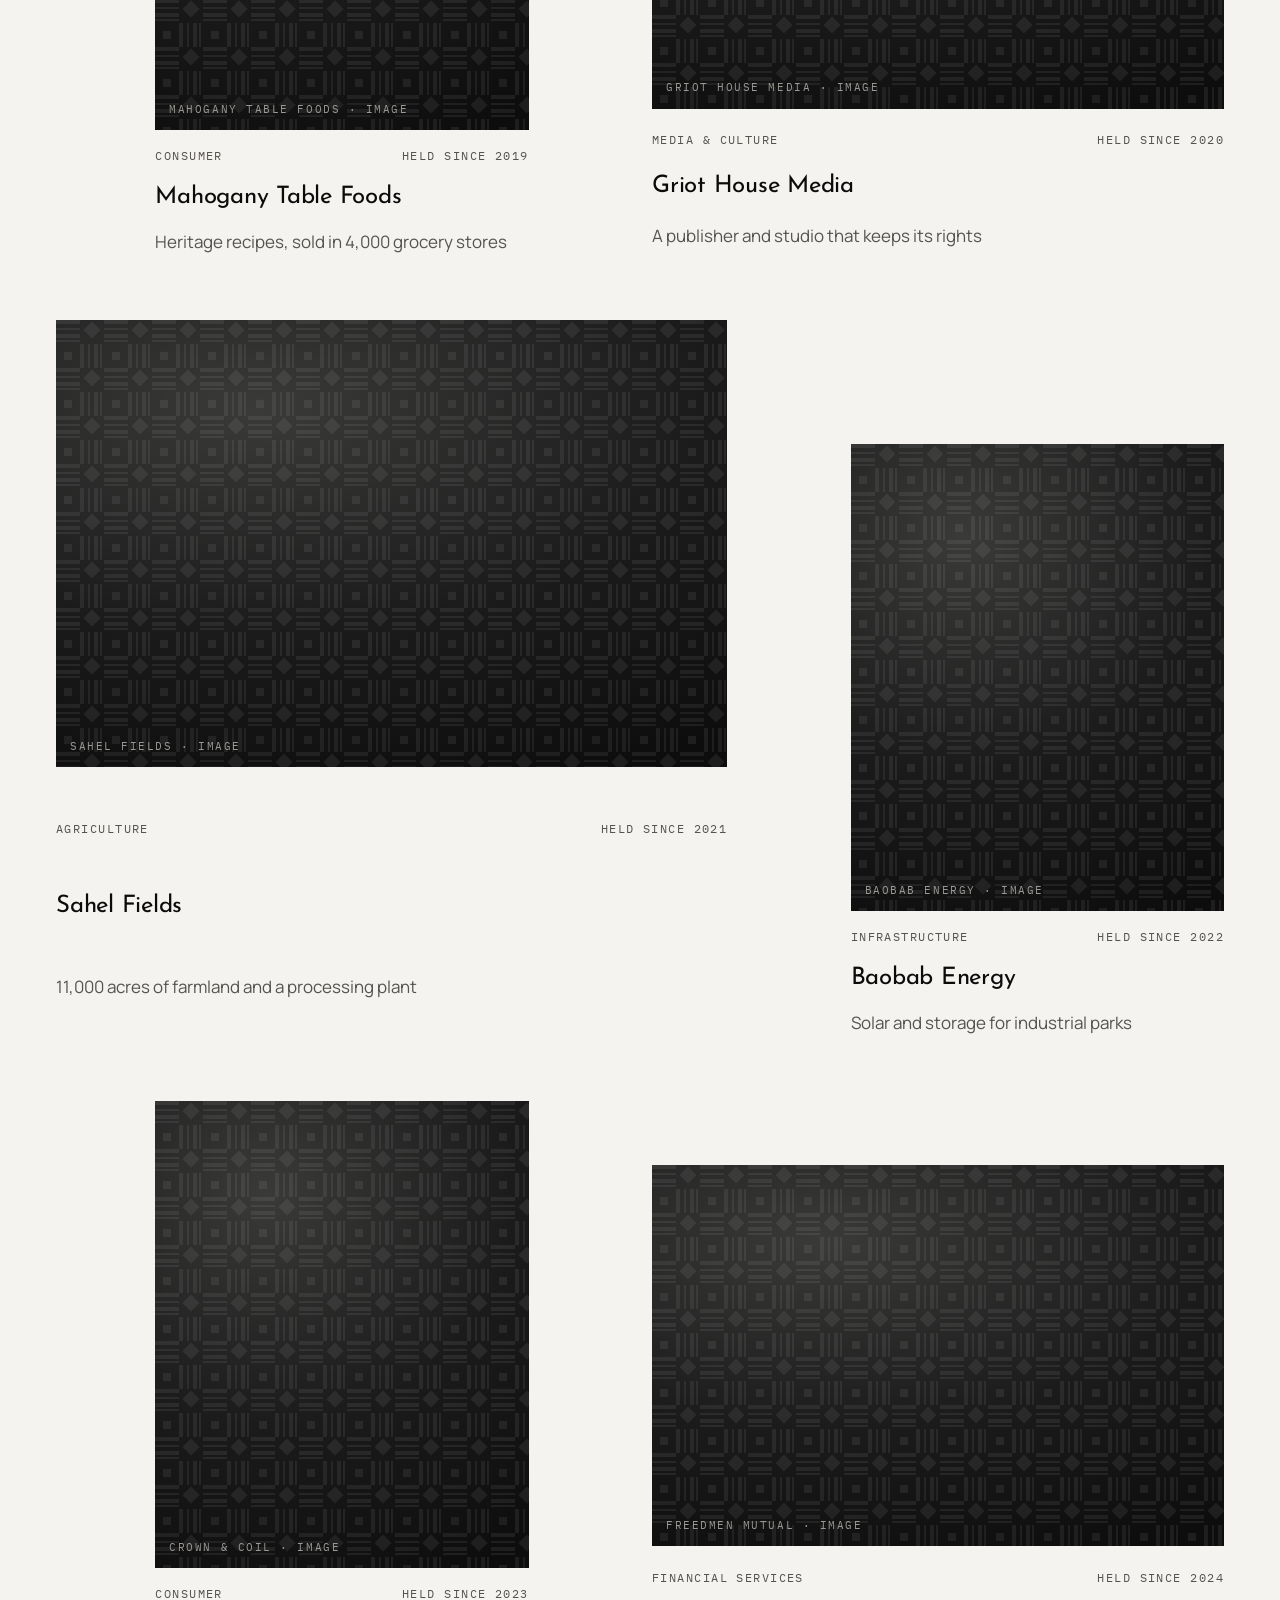
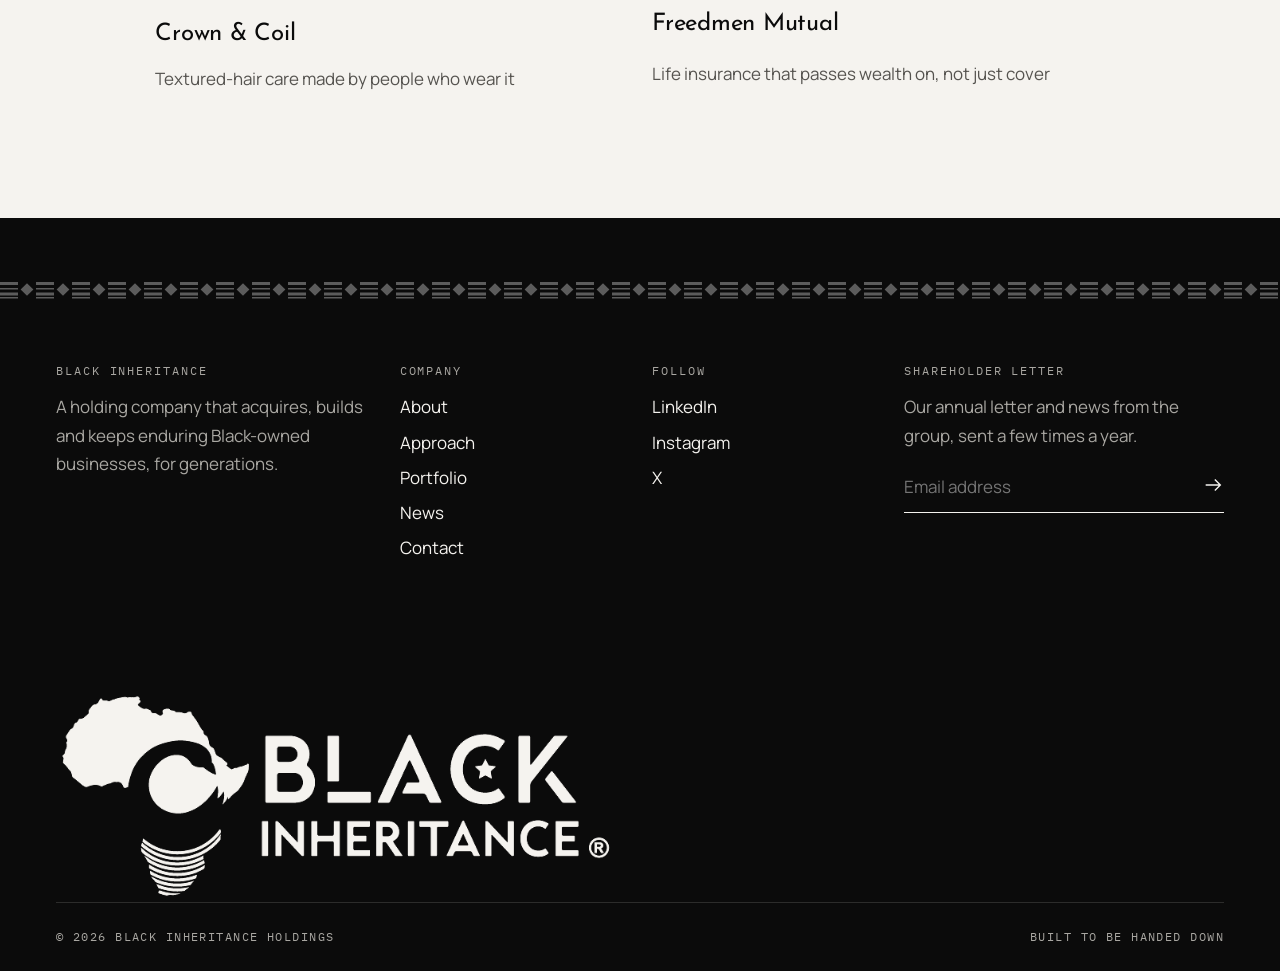
<file: portfolio.html>
<!doctype html>
<html lang="en">
<head>
<meta charset="utf-8">
<meta name="viewport" content="width=device-width, initial-scale=1, viewport-fit=cover">
<meta name="claude:viewport-fit-sides" content="cover">
<title>Portfolio · Black Inheritance</title>
<meta name="description" content="The operating companies held by Black Inheritance.">
<meta name="theme-color" content="#F5F3EF">
<link rel="icon" href="assets/favicon.png" type="image/png">
<link rel="apple-touch-icon" href="assets/apple-touch-icon.png">
<meta property="og:image" content="assets/icon-512.png">
<link rel="preconnect" href="https://fonts.googleapis.com">
<link rel="preconnect" href="https://fonts.gstatic.com" crossorigin>
<link rel="stylesheet" href="https://fonts.googleapis.com/css2?family=Josefin+Sans:ital,wght@0,200;0,300;0,400;1,200;1,300&family=IBM+Plex+Mono:wght@400;500&family=Manrope:wght@400;500;700&display=swap">
<link rel="stylesheet" href="css/style.css">
</head>
<body>
<a class="skip" href="#main">Skip to content</a>
<header class="site-header">
  <div class="wrap header-inner">
    <a class="brand" href="index.html"><img class="brand-logo" src="assets/logo.png" alt="Black Inheritance, home" width="703" height="266"></a>
    <nav class="nav" aria-label="Primary"><a class="link-u" href="about.html">About</a><a class="link-u" href="approach.html">Approach</a><a class="link-u" href="portfolio.html" aria-current="page">Portfolio</a><a class="link-u" href="news.html">News</a><a class="link-u" href="contact.html">Contact</a></nav>
    <button class="menu-btn" type="button" aria-expanded="false" aria-controls="menu">Menu</button>
  </div>
</header>
<div class="overlay" id="menu" hidden role="dialog" aria-modal="true" aria-label="Menu">
  <div class="overlay-top">
    <a class="brand" href="index.html"><img class="brand-logo" src="assets/logo-white.png" alt="Black Inheritance, home" width="703" height="266"></a>
    <button class="menu-btn" type="button">Close</button>
  </div>
  <nav aria-label="Mobile"><a href="index.html">Home</a><a href="about.html">About</a><a href="approach.html">Approach</a><a href="portfolio.html" aria-current="page">Portfolio</a><a href="news.html">News</a><a href="contact.html">Contact</a></nav>
  <p class="overlay-foot">Patient capital · Generational ownership</p>
</div>
<main id="main">

<section class="page-hero">
  <div class="wrap grid">
    <h1 class="display-xl">Portfolio</h1>
    <p class="lede muted">Eight companies, each run by its own team. We have never sold one.</p>
  </div>
</section>
<section class="section" style="padding-top:0">
  <div class="wrap">
    <div class="filters" role="group" aria-label="Filter companies by sector"><button class="filter" type="button" data-filter="all" aria-pressed="true">All</button><button class="filter" type="button" data-filter="realestate" aria-pressed="false">Real Estate</button><button class="filter" type="button" data-filter="finance" aria-pressed="false">Financial Services</button><button class="filter" type="button" data-filter="consumer" aria-pressed="false">Consumer</button><button class="filter" type="button" data-filter="media" aria-pressed="false">Media</button><button class="filter" type="button" data-filter="agri" aria-pressed="false">Agriculture</button><button class="filter" type="button" data-filter="infra" aria-pressed="false">Infrastructure</button></div>
    <div class="work-grid"><a class="work-card" href="portfolio-company.html" data-cat="realestate" data-reveal>
  <div class="frame r-land"><div class="ph" role="img" aria-label="Ashanti Row Properties · image" data-label="Ashanti Row Properties · image"></div></div>
  <div class="meta"><span>Real Estate</span><span>Held since 2016</span></div>
  <h3>Ashanti Row Properties</h3>
  <p class="muted">Mixed-use property across three city neighbourhoods</p>
</a><a class="work-card" href="portfolio-company.html" data-cat="finance" data-reveal>
  <div class="frame r-portrait"><div class="ph" role="img" aria-label="Kente Capital · image" data-label="Kente Capital · image"></div></div>
  <div class="meta"><span>Financial Services</span><span>Held since 2018</span></div>
  <h3>Kente Capital</h3>
  <p class="muted">Small-business lending for founders banks overlook</p>
</a><a class="work-card" href="portfolio-company.html" data-cat="consumer" data-reveal>
  <div class="frame r-portrait"><div class="ph" role="img" aria-label="Mahogany Table Foods · image" data-label="Mahogany Table Foods · image"></div></div>
  <div class="meta"><span>Consumer</span><span>Held since 2019</span></div>
  <h3>Mahogany Table Foods</h3>
  <p class="muted">Heritage recipes, sold in 4,000 grocery stores</p>
</a><a class="work-card" href="portfolio-company.html" data-cat="media" data-reveal>
  <div class="frame r-land"><div class="ph" role="img" aria-label="Griot House Media · image" data-label="Griot House Media · image"></div></div>
  <div class="meta"><span>Media &amp; Culture</span><span>Held since 2020</span></div>
  <h3>Griot House Media</h3>
  <p class="muted">A publisher and studio that keeps its rights</p>
</a><a class="work-card" href="portfolio-company.html" data-cat="agri" data-reveal>
  <div class="frame r-land"><div class="ph" role="img" aria-label="Sahel Fields · image" data-label="Sahel Fields · image"></div></div>
  <div class="meta"><span>Agriculture</span><span>Held since 2021</span></div>
  <h3>Sahel Fields</h3>
  <p class="muted">11,000 acres of farmland and a processing plant</p>
</a><a class="work-card" href="portfolio-company.html" data-cat="infra" data-reveal>
  <div class="frame r-portrait"><div class="ph" role="img" aria-label="Baobab Energy · image" data-label="Baobab Energy · image"></div></div>
  <div class="meta"><span>Infrastructure</span><span>Held since 2022</span></div>
  <h3>Baobab Energy</h3>
  <p class="muted">Solar and storage for industrial parks</p>
</a><a class="work-card" href="portfolio-company.html" data-cat="consumer" data-reveal>
  <div class="frame r-portrait"><div class="ph" role="img" aria-label="Crown &amp; Coil · image" data-label="Crown &amp; Coil · image"></div></div>
  <div class="meta"><span>Consumer</span><span>Held since 2023</span></div>
  <h3>Crown &amp; Coil</h3>
  <p class="muted">Textured-hair care made by people who wear it</p>
</a><a class="work-card" href="portfolio-company.html" data-cat="finance" data-reveal>
  <div class="frame r-land"><div class="ph" role="img" aria-label="Freedmen Mutual · image" data-label="Freedmen Mutual · image"></div></div>
  <div class="meta"><span>Financial Services</span><span>Held since 2024</span></div>
  <h3>Freedmen Mutual</h3>
  <p class="muted">Life insurance that passes wealth on, not just cover</p>
</a></div>
  </div>
</section>

</main>
<footer class="site-footer dark textured">
  <div class="weave weave--soft" aria-hidden="true"></div>
  <div class="wrap">
    <div class="footer-grid">
      <div>
        <h4>Black Inheritance</h4>
        <p class="muted" style="max-width:32ch">A holding company that acquires, builds and keeps enduring Black-owned businesses, for generations.</p>
      </div>
      <div>
        <h4>Company</h4>
        <ul>
          <li><a class="link-u" href="about.html">About</a></li>
          <li><a class="link-u" href="approach.html">Approach</a></li>
          <li><a class="link-u" href="portfolio.html">Portfolio</a></li>
          <li><a class="link-u" href="news.html">News</a></li>
          <li><a class="link-u" href="contact.html">Contact</a></li>
        </ul>
      </div>
      <div>
        <h4>Follow</h4>
        <ul>
          <li><a class="link-u" href="https://www.linkedin.com/" rel="noopener">LinkedIn</a></li>
          <li><a class="link-u" href="https://www.instagram.com/" rel="noopener">Instagram</a></li>
          <li><a class="link-u" href="https://x.com/" rel="noopener">X</a></li>
        </ul>
      </div>
      <div>
        <h4>Shareholder letter</h4>
        <p class="muted">Our annual letter and news from the group, sent a few times a year.</p>
        <form class="newsletter" data-static data-success="You are on the list." novalidate>
          <label class="skip" for="nl-email">Email address</label>
          <input id="nl-email" type="email" name="email" placeholder="Email address" required autocomplete="email">
          <button type="submit" aria-label="Subscribe"><svg aria-hidden="true"><use href="assets/symbols.svg#arrow"/></svg></button>
        </form>
        <p class="form-note" aria-live="polite"></p>
      </div>
    </div>
    <div class="footer-logo"><img src="assets/logo-white.png" alt="Black Inheritance" width="703" height="266" loading="lazy"></div>
    <div class="footer-base">
      <span>© <span data-year>2026</span> Black Inheritance Holdings</span>
      <span>Built to be handed down</span>
    </div>
  </div>
</footer>
<script src="js/main.js"></script>
</body>
</html>
</file>
<file: css/style.css>
/* ==========================================================================
   Black Inheritance — monotone, Afrocentric, editorial.
   Layout concept: asymmetric 12-column grid; light bone pages broken by
   full-width ink bands; thin 1px rules; woven patterns at 4–6% opacity.
   ========================================================================== */

:root {
  /* Palette (monotone only) */
  --ink: #0B0B0B;
  --charcoal: #1E1E1E;
  --stone: #8A8A8A;      /* decorative only: lines, marks */
  --mist: #D9D9D9;
  --bone: #F5F3EF;
  --graphite: #55534F;   /* readable muted text on bone (AA) */
  --ash: #A9A7A2;        /* readable muted text on ink (AA) */

  /* Contextual tokens (flipped inside .dark) */
  --bg: var(--bone);
  --fg: var(--ink);
  --muted: var(--graphite);
  --line: #CFCCC6;
  --surface: #ECE9E3;

  /* Type */
  --display: "Josefin Sans", "Futura", "Century Gothic", "Avenir Next", sans-serif;
  --body: "Manrope", "Helvetica Neue", Arial, sans-serif;
  --mono: "IBM Plex Mono", ui-monospace, "SFMono-Regular", Menlo, monospace;

  /* Scale */
  --t-xs: 0.75rem;
  --t-sm: 0.875rem;
  --t-md: 1.0625rem;
  --t-lg: clamp(1.25rem, 1.1rem + 0.6vw, 1.5rem);
  --t-xl: clamp(1.75rem, 1.3rem + 1.8vw, 2.75rem);
  --t-2xl: clamp(2.5rem, 1.6rem + 3.6vw, 4.75rem);
  --t-3xl: clamp(3rem, 1.6rem + 6vw, 7.5rem);

  /* Space */
  --s-1: 0.5rem;
  --s-2: 1rem;
  --s-3: 1.5rem;
  --s-4: 2.5rem;
  --s-5: 4rem;
  --s-6: clamp(4.5rem, 3rem + 6vw, 9rem);

  --gutter: clamp(20px, 5vw, 56px);
  --max: 1320px;
  --ease: cubic-bezier(.2, .7, .1, 1);

  color-scheme: light;
}

/* ---------- Base ---------- */
[hidden] { display: none !important; }
*, *::before, *::after { box-sizing: border-box; }
html { -webkit-text-size-adjust: 100%; scroll-behavior: smooth; }
body {
  margin: 0;
  background: var(--bg);
  color: var(--fg);
  font-family: var(--body);
  font-size: var(--t-md);
  line-height: 1.65;
  -webkit-font-smoothing: antialiased;
  overflow-x: hidden;
}
/* Paints the phone's top safe-area band behind the sticky header */
body::before {
  content: ""; position: fixed; inset: 0 0 auto;
  height: env(safe-area-inset-top, 0px); z-index: 60; background: var(--bone);
}
img { max-width: 100%; display: block; }
img.photo { filter: grayscale(100%) contrast(1.08); width: 100%; height: 100%; object-fit: cover; }
a { color: inherit; text-decoration: none; }
p { margin: 0; }
h1, h2, h3, h4 { margin: 0; font-family: var(--display); font-weight: 300; line-height: 1.1; letter-spacing: -0.01em; text-wrap: balance; }
em { font-style: italic; }
:focus-visible { outline: 2px solid var(--fg); outline-offset: 3px; }
::selection { background: var(--ink); color: var(--bone); }
.dark ::selection { background: var(--bone); color: var(--ink); }

.skip { position: absolute; left: -9999px; top: 0; z-index: 100; background: var(--ink); color: var(--bone); padding: .75rem 1rem; }
.skip:focus { left: max(16px, env(safe-area-inset-left, 0px)); top: calc(env(safe-area-inset-top, 0px) + 8px); }

/* ---------- Layout ---------- */
.wrap {
  width: 100%;
  max-width: calc(var(--max) + 2 * var(--gutter));
  margin-inline: auto;
  padding-left: max(var(--gutter), env(safe-area-inset-left, 0px));
  padding-right: max(var(--gutter), env(safe-area-inset-right, 0px));
}
.section { padding-block: var(--s-6); position: relative; }
.section + .section { border-top: 1px solid var(--line); }
.dark + .section, .section + .dark { border-top: 0; }
.grid { display: grid; grid-template-columns: repeat(12, minmax(0, 1fr)); gap: var(--s-4) var(--s-3); }
.grid > * { min-width: 0; }

.dark {
  --bg: var(--ink); --fg: var(--bone); --muted: var(--ash);
  --line: #2C2C2B; --surface: var(--charcoal);
  background: var(--bg); color: var(--fg);
}

/* Texture layer for any section */
.textured { isolation: isolate; }
.textured::before {
  content: ""; position: absolute; inset: 0; z-index: -1; pointer-events: none;
  background: url("../assets/patterns/mudcloth.svg") 0 0 / 60px 60px repeat;
  opacity: .045;
}
.dark.textured::before { filter: invert(1); opacity: .06; }

/* ---------- Type utilities ---------- */
.eyebrow {
  font-family: var(--mono); font-size: var(--t-xs); letter-spacing: .16em; text-transform: uppercase;
  color: var(--muted); display: inline-flex; align-items: center; gap: .75rem;
}
.eyebrow::before { content: ""; width: 28px; height: 1px; background: currentColor; }
.lede { font-size: var(--t-lg); line-height: 1.5; max-width: 34ch; }
.prose { max-width: 64ch; display: grid; gap: 1.25rem; }
.muted { color: var(--muted); }
.display-xl { font-size: var(--t-3xl); letter-spacing: -0.02em; }
.display-l { font-size: var(--t-2xl); }
.display-m { font-size: var(--t-xl); }

/* ---------- Links & buttons ---------- */
.link-u {
  background: linear-gradient(currentColor, currentColor) 0 100% / 0 1px no-repeat;
  transition: background-size .45s var(--ease); padding-bottom: 2px;
}
.link-u:hover, .link-u:focus-visible, .link-u[aria-current="page"] { background-size: 100% 1px; }

.btn {
  display: inline-flex; align-items: center; gap: .9rem;
  font-family: var(--mono); font-size: var(--t-xs); letter-spacing: .16em; text-transform: uppercase;
  padding: 1.05rem 1.6rem; border: 1px solid var(--fg); color: var(--fg); background: transparent;
  cursor: pointer; transition: background-color .3s var(--ease), color .3s var(--ease);
}
.btn svg { width: 18px; height: 18px; transition: transform .3s var(--ease); }
.btn:hover, .btn:focus-visible { background: var(--fg); color: var(--bg); }
.btn:hover svg { transform: translateX(4px); }
.btn--solid { background: var(--fg); color: var(--bg); }
.btn--solid:hover, .btn--solid:focus-visible { background: transparent; color: var(--fg); }

/* ---------- Pattern rule (section divider) ---------- */
.weave {
  height: 18px; border-block: 1px solid var(--line);
  background: url("../assets/patterns/kente.svg") 0 0 / 36px 36px repeat-x;
  opacity: .9;
}
.weave--soft { opacity: .18; border: 0; }
.dark .weave { filter: invert(1); opacity: .35; }

/* ---------- Header ---------- */
.site-header {
  position: sticky; top: env(safe-area-inset-top, 0px); z-index: 50;
  background: color-mix(in srgb, var(--bone) 92%, transparent);
  backdrop-filter: blur(8px); -webkit-backdrop-filter: blur(8px);
  border-bottom: 1px solid var(--line); color: var(--ink);
}
.header-inner { display: flex; align-items: center; justify-content: space-between; gap: var(--s-3); height: 80px; }
.brand { display: inline-flex; align-items: center; gap: .7rem; font-family: var(--display); font-size: 1.6rem; letter-spacing: -0.01em; }
h1 em, h2 em { font-weight: 200; }
h3, h4 { font-weight: 400; }
.statement, .proverb blockquote, .article-body blockquote { font-weight: 300; }
.brand-mark { width: 26px; height: 26px; }
.brand-logo { height: 56px; width: auto; display: block; }
@media (max-width: 560px) { .brand-logo { height: 38px; } }
.footer-logo { margin-top: var(--s-5); }
.footer-logo img { width: clamp(220px, 45vw, 560px); height: auto; }
.nav { display: flex; gap: clamp(1rem, 2.4vw, 2.4rem); font-family: var(--mono); font-size: var(--t-xs); letter-spacing: .16em; text-transform: uppercase; }
.menu-btn {
  display: none; background: none; border: 1px solid var(--ink); color: var(--ink);
  font-family: var(--mono); font-size: var(--t-xs); letter-spacing: .16em; text-transform: uppercase;
  padding: .6rem 1rem; cursor: pointer;
}

/* Full-screen mobile menu */
.overlay {
  position: fixed; inset: 0; z-index: 70; background: var(--ink); color: var(--bone);
  display: flex; flex-direction: column;
  padding: calc(env(safe-area-inset-top, 0px) + 18px) max(var(--gutter), env(safe-area-inset-right, 0px)) calc(env(safe-area-inset-bottom, 0px) + 32px) max(var(--gutter), env(safe-area-inset-left, 0px));
}
.overlay-top { display: flex; justify-content: space-between; align-items: center; min-height: 54px; }
.overlay .menu-btn { display: inline-block; border-color: var(--bone); color: var(--bone); }
.overlay nav { margin-top: auto; display: grid; gap: .25rem; }
.overlay nav a { font-family: var(--display); font-size: clamp(2.4rem, 11vw, 4rem); line-height: 1.15; }
.overlay nav a[aria-current="page"] { font-style: italic; }
.overlay-foot { margin-top: var(--s-4); font-family: var(--mono); font-size: var(--t-xs); letter-spacing: .14em; text-transform: uppercase; color: var(--ash); }
body.menu-open { overflow: hidden; }

/* ---------- Image placeholders ---------- */
/* Replace any .ph with <img class="photo" src="assets/images/…" alt="…"> inside the same frame. */
.frame { position: relative; overflow: hidden; background: var(--charcoal); max-width: 100%; }
.frame > img, .frame > .ph { transition: transform 1.4s var(--ease); }
a:hover .frame > img, a:hover .frame > .ph, .frame:hover > img { transform: scale(1.04); }
.ph {
  position: absolute; inset: 0;
  background:
    radial-gradient(120% 90% at 30% 20%, #3a3a39 0%, #1b1b1b 55%, #0d0d0d 100%);
}
.ph::before {
  content: ""; position: absolute; inset: 0;
  background: url("../assets/patterns/kente.svg") 0 0 / 48px 48px repeat;
  filter: invert(1); opacity: .07;
}
.ph::after {
  content: attr(data-label);
  position: absolute; left: 14px; bottom: 12px; right: 14px;
  font-family: var(--mono); font-size: 0.6875rem; letter-spacing: .14em; text-transform: uppercase; color: #9b9994;
}
.r-portrait { aspect-ratio: 4 / 5; }
.r-land { aspect-ratio: 3 / 2; }
.r-wide { aspect-ratio: 16 / 9; }
.r-square { aspect-ratio: 1; }

/* ---------- Hero ---------- */
.hero { padding-block: clamp(3.5rem, 2rem + 6vw, 7.5rem) var(--s-5); }
.hero-grid { align-items: end; }
.hero-copy { grid-column: 1 / span 7; display: grid; gap: var(--s-4); }
.hero-media { grid-column: 9 / span 4; }
.hero-meta {
  display: flex; flex-wrap: wrap; gap: var(--s-2) var(--s-4); padding-top: var(--s-3); border-top: 1px solid var(--line);
  font-family: var(--mono); font-size: var(--t-xs); letter-spacing: .14em; text-transform: uppercase; color: var(--muted);
}
.hero-meta strong { color: var(--fg); font-weight: 500; }

.page-hero { padding-block: clamp(3.5rem, 2rem + 5vw, 6.5rem) var(--s-5); }
.page-hero .grid { align-items: end; }
.page-hero h1 { grid-column: 1 / span 8; }
.page-hero .lede { grid-column: 9 / span 4; }

/* ---------- Intro split ---------- */
.split-label { grid-column: 1 / span 3; }
.split-body { grid-column: 5 / span 8; display: grid; gap: var(--s-4); }
.statement { font-family: var(--display); font-size: var(--t-xl); line-height: 1.2; letter-spacing: -0.015em; }

/* ---------- Service list ---------- */
.svc-list { list-style: none; margin: 0; padding: 0; border-top: 1px solid var(--line); }
.svc-list li { border-bottom: 1px solid var(--line); }
.svc-row {
  display: grid; grid-template-columns: 4.5rem minmax(0, 1.1fr) minmax(0, 1.4fr) 24px; gap: var(--s-3);
  align-items: baseline; padding-block: var(--s-4); transition: padding .4s var(--ease);
}
.svc-row:hover { padding-left: 12px; }
.svc-num { font-family: var(--mono); font-size: var(--t-xs); letter-spacing: .12em; color: var(--muted); }
.svc-name { font-family: var(--display); font-size: var(--t-xl); }
.svc-desc { color: var(--muted); max-width: 46ch; }
.svc-row svg { width: 24px; height: 24px; align-self: center; transition: transform .3s var(--ease); }
.svc-row:hover svg { transform: translateX(6px); }
.svc-tags { display: flex; flex-wrap: wrap; gap: .5rem; margin-top: 1rem; }
.tag { font-family: var(--mono); font-size: 0.6875rem; letter-spacing: .12em; text-transform: uppercase; border: 1px solid var(--line); padding: .3rem .6rem; color: var(--muted); }

/* ---------- Work cards ---------- */
.work-grid { display: grid; grid-template-columns: repeat(12, minmax(0, 1fr)); gap: var(--s-5) var(--s-3); }
.work-card { display: grid; gap: 1rem; min-width: 0; }
.work-card:nth-child(4n+1) { grid-column: 1 / span 7; }
.work-card:nth-child(4n+2) { grid-column: 9 / span 4; margin-top: var(--s-6); }
.work-card:nth-child(4n+3) { grid-column: 2 / span 4; }
.work-card:nth-child(4n+4) { grid-column: 7 / span 6; margin-top: var(--s-5); }
.work-card h3 { font-size: var(--t-lg); line-height: 1.25; }
.work-card .meta { display: flex; justify-content: space-between; gap: 1rem; font-family: var(--mono); font-size: var(--t-xs); letter-spacing: .12em; text-transform: uppercase; color: var(--muted); }

.strip { display: grid; grid-template-columns: repeat(3, minmax(0, 1fr)); gap: var(--s-3); }
.strip .work-card { grid-column: auto !important; margin-top: 0 !important; }
.strip .work-card:nth-child(2) { margin-top: var(--s-5) !important; }

.filters { display: flex; flex-wrap: wrap; gap: .5rem; margin-bottom: var(--s-5); }
.filter {
  font-family: var(--mono); font-size: var(--t-xs); letter-spacing: .14em; text-transform: uppercase;
  background: none; border: 1px solid var(--line); color: var(--fg); padding: .6rem 1rem; cursor: pointer;
  transition: background-color .25s, color .25s, border-color .25s;
}
.filter:hover { border-color: var(--fg); }
.filter[aria-pressed="true"] { background: var(--fg); color: var(--bg); border-color: var(--fg); }
.work-card[hidden] { display: none !important; }

/* ---------- Values (Adinkra) ---------- */
.values { display: grid; grid-template-columns: repeat(4, minmax(0, 1fr)); border-top: 1px solid var(--line); }
.value { padding: var(--s-4) var(--s-3) var(--s-4) 0; display: grid; gap: 1rem; align-content: start; }
.value + .value { border-left: 1px solid var(--line); padding-left: var(--s-3); }
.sym { width: 56px; height: 56px; color: currentColor; }
.sym--lg { width: clamp(120px, 18vw, 220px); height: clamp(120px, 18vw, 220px); }
.value h3 { font-size: var(--t-lg); }
.value .gloss { font-family: var(--mono); font-size: var(--t-xs); letter-spacing: .12em; text-transform: uppercase; color: var(--muted); }

.proverb { display: grid; grid-template-columns: auto minmax(0, 1fr); gap: var(--s-4); align-items: center; margin-top: var(--s-5); }
.proverb blockquote { margin: 0; font-family: var(--display); font-style: italic; font-size: var(--t-xl); line-height: 1.2; max-width: 30ch; }
.proverb cite { display: block; margin-top: 1rem; font-style: normal; font-family: var(--mono); font-size: var(--t-xs); letter-spacing: .14em; text-transform: uppercase; color: var(--muted); }

/* ---------- Clients ---------- */
.clients { display: grid; grid-template-columns: repeat(6, minmax(0, 1fr)); border-top: 1px solid var(--line); border-left: 1px solid var(--line); }
.client {
  display: grid; place-items: center; min-height: 120px; padding: 1rem; text-align: center;
  border-right: 1px solid var(--line); border-bottom: 1px solid var(--line);
  color: var(--stone); transition: color .3s;
  font-family: var(--display); font-size: 1.15rem; letter-spacing: .02em;
}
.client:hover { color: var(--fg); }
.client.sans { font-family: var(--body); font-weight: 700; letter-spacing: .2em; font-size: .8rem; text-transform: uppercase; }
.client.mono { font-family: var(--mono); font-size: .85rem; }

/* ---------- CTA ---------- */
.cta { display: grid; gap: var(--s-4); justify-items: start; }
.cta h2 { font-size: var(--t-3xl); letter-spacing: -0.035em; max-width: 12ch; }

/* ---------- Team / timeline ---------- */
.team { display: grid; grid-template-columns: repeat(4, minmax(0, 1fr)); gap: var(--s-4) var(--s-3); }
.person { display: grid; gap: .75rem; }
.person h3 { font-size: var(--t-lg); }
.person p { font-family: var(--mono); font-size: var(--t-xs); letter-spacing: .12em; text-transform: uppercase; color: var(--muted); }

.timeline { list-style: none; margin: 0; padding: 0; border-top: 1px solid var(--line); }
.timeline li { display: grid; grid-template-columns: 8rem minmax(0, 1fr); gap: var(--s-3); padding-block: var(--s-3); border-bottom: 1px solid var(--line); }
.timeline time { font-family: var(--display); font-size: var(--t-lg); font-variant-numeric: tabular-nums; }

.mv { display: grid; grid-template-columns: repeat(2, minmax(0, 1fr)); gap: var(--s-4); }
.mv > div { display: grid; gap: 1rem; align-content: start; padding-top: var(--s-3); border-top: 1px solid var(--fg); }

/* ---------- Process steps ---------- */
.steps { display: grid; grid-template-columns: repeat(4, minmax(0, 1fr)); gap: var(--s-3); counter-reset: step; }
.step { display: grid; gap: .75rem; padding-top: var(--s-3); border-top: 1px solid var(--line); align-content: start; }
.step::before { counter-increment: step; content: "Step " counter(step, decimal-leading-zero); font-family: var(--mono); font-size: var(--t-xs); letter-spacing: .14em; text-transform: uppercase; color: var(--muted); }
.steps--plain .step::before { content: none; }
.step h3 { font-size: var(--t-lg); }

/* ---------- Insights ---------- */
.feature { display: grid; grid-template-columns: repeat(12, minmax(0, 1fr)); gap: var(--s-3); align-items: end; padding-bottom: var(--s-5); border-bottom: 1px solid var(--line); margin-bottom: var(--s-5); }
.feature .frame { grid-column: 1 / span 7; }
.feature .body { grid-column: 9 / span 4; display: grid; gap: 1rem; min-width: 0; }
.feature h2 { font-size: var(--t-xl); }
.posts { display: grid; grid-template-columns: repeat(3, minmax(0, 1fr)); gap: var(--s-5) var(--s-3); }
.post { display: grid; gap: .9rem; align-content: start; }
.post h3 { font-size: var(--t-lg); line-height: 1.25; }
.post-meta { font-family: var(--mono); font-size: var(--t-xs); letter-spacing: .12em; text-transform: uppercase; color: var(--muted); display: flex; gap: 1rem; flex-wrap: wrap; }

/* ---------- Article / case study ---------- */
.article-head { display: grid; gap: var(--s-3); max-width: 960px; }
.article-head h1 { font-size: var(--t-2xl); }
.article-body { max-width: 68ch; margin-inline: auto; display: grid; gap: 1.4rem; font-size: 1.125rem; }
.article-body h2 { font-size: var(--t-xl); margin-top: var(--s-3); }
.article-body blockquote { margin: var(--s-3) 0; padding-left: var(--s-3); border-left: 1px solid var(--fg); font-family: var(--display); font-style: italic; font-size: var(--t-lg); line-height: 1.35; }
.article-body .dropcap::first-letter { font-family: var(--display); float: left; font-size: 4.6rem; line-height: .85; padding: .3rem .6rem 0 0; }

.facts { display: grid; grid-template-columns: repeat(4, minmax(0, 1fr)); border-top: 1px solid var(--line); }
.facts > div { padding: var(--s-3) var(--s-3) var(--s-3) 0; display: grid; gap: .4rem; }
.facts > div + div { border-left: 1px solid var(--line); padding-left: var(--s-3); }
.facts dt { font-family: var(--mono); font-size: var(--t-xs); letter-spacing: .14em; text-transform: uppercase; color: var(--muted); }
.facts dd { margin: 0; }
.results { display: grid; grid-template-columns: repeat(3, minmax(0, 1fr)); gap: var(--s-3); }
.result { border-top: 1px solid var(--fg); padding-top: var(--s-3); display: grid; gap: .5rem; }
.result strong { font-family: var(--display); font-weight: 400; font-size: var(--t-2xl); line-height: 1; font-variant-numeric: tabular-nums; }

.pager { display: flex; justify-content: space-between; gap: var(--s-3); flex-wrap: wrap; }

/* ---------- Contact ---------- */
.contact-grid { align-items: start; }
.contact-form { grid-column: 1 / span 7; display: grid; gap: var(--s-4); }
.contact-info { grid-column: 9 / span 4; display: grid; gap: var(--s-4); }
.field { display: grid; gap: .5rem; }
.field label { font-family: var(--mono); font-size: var(--t-xs); letter-spacing: .14em; text-transform: uppercase; color: var(--muted); }
.field input, .field textarea, .field select {
  font: inherit; font-size: var(--t-lg); color: var(--fg); background: transparent;
  border: 0; border-bottom: 1px solid var(--line); border-radius: 0; padding: .6rem 0; width: 100%;
  transition: border-color .3s;
}
.field textarea { resize: vertical; min-height: 9rem; font-size: var(--t-md); }
.field input:focus, .field textarea:focus, .field select:focus { outline: none; border-bottom-color: var(--fg); }
.field-row { display: grid; grid-template-columns: repeat(2, minmax(0, 1fr)); gap: var(--s-3); }
.form-note { font-size: var(--t-sm); color: var(--muted); min-height: 1.5em; }
.studio { display: grid; gap: .3rem; padding-top: var(--s-2); border-top: 1px solid var(--line); }
.studio h3 { font-size: var(--t-lg); }
.studio address { font-style: normal; color: var(--muted); }
.map { aspect-ratio: 16 / 7; position: relative; overflow: hidden; background: var(--surface); border: 1px solid var(--line); max-width: 100%; }
.map svg { position: absolute; inset: 0; width: 100%; height: 100%; }

/* ---------- Footer ---------- */
.site-footer { padding-block: var(--s-5) calc(var(--s-3) + env(safe-area-inset-bottom, 0px)); }
.footer-grid { display: grid; grid-template-columns: minmax(0, 1.4fr) repeat(2, minmax(0, 1fr)) minmax(0, 1.4fr); gap: var(--s-4) var(--s-3); padding-block: var(--s-5); }
.footer-grid h4 { font-family: var(--mono); font-size: var(--t-xs); letter-spacing: .16em; text-transform: uppercase; color: var(--muted); margin-bottom: 1rem; font-weight: 400; }
.footer-grid ul { list-style: none; margin: 0; padding: 0; display: grid; gap: .45rem; }
.newsletter { display: flex; border-bottom: 1px solid var(--fg); margin-top: .75rem; }
.newsletter input { flex: 1; min-width: 0; background: transparent; border: 0; color: var(--fg); font: inherit; padding: .7rem 0; }
.newsletter input:focus { outline: none; }
.newsletter button { background: none; border: 0; color: var(--fg); cursor: pointer; padding: 0 0 0 1rem; }
.newsletter button svg { width: 22px; height: 22px; }
.wordmark { font-family: var(--display); font-size: clamp(3.2rem, 0.5rem + 13vw, 15rem); line-height: .88; letter-spacing: -0.05em; margin-top: var(--s-4); white-space: nowrap; overflow: hidden; }
.footer-base { display: flex; justify-content: space-between; flex-wrap: wrap; gap: 1rem; padding-top: var(--s-3); border-top: 1px solid var(--line); font-family: var(--mono); font-size: var(--t-xs); letter-spacing: .12em; text-transform: uppercase; color: var(--muted); }

/* ---------- 404 ---------- */
.nf { min-height: 70vh; display: grid; align-content: center; gap: var(--s-4); }
.nf .num { font-family: var(--display); font-size: clamp(7rem, 4rem + 18vw, 18rem); line-height: .8; letter-spacing: -0.05em; display: flex; align-items: center; gap: .1em; }
.nf .num .sym { width: .8em; height: .8em; }

/* ---------- Motion ---------- */
.reveal-pending { opacity: 0; transform: translateY(28px); }
.reveal-in { opacity: 1; transform: none; transition: opacity 1s var(--ease), transform 1s var(--ease); }
.hero-copy > * { animation: rise 1.1s var(--ease) both; }
.hero-copy > *:nth-child(2) { animation-delay: .12s; }
.hero-copy > *:nth-child(3) { animation-delay: .24s; }
.hero-copy > *:nth-child(4) { animation-delay: .36s; }
@keyframes rise { from { opacity: .001; transform: translateY(18px); } to { opacity: 1; transform: none; } }
.spin-slow { animation: spin 60s linear infinite; }
@keyframes spin { to { transform: rotate(360deg); } }

@media (prefers-reduced-motion: reduce) {
  html { scroll-behavior: auto; }
  *, *::before, *::after { animation: none !important; transition: none !important; }
  .reveal-pending { opacity: 1; transform: none; }
}

/* ---------- Responsive ---------- */
@media (max-width: 1200px) {
  .clients { grid-template-columns: repeat(3, minmax(0, 1fr)); }
  .footer-grid { grid-template-columns: repeat(2, minmax(0, 1fr)); }
}
@media (max-width: 960px) {
  .nav { display: none; }
  .grid > [style*="grid-column"] { grid-column: 1 / -1 !important; justify-self: start !important; }
  .menu-btn { display: inline-block; }
  .hero-copy, .hero-media, .page-hero h1, .page-hero .lede,
  .split-label, .split-body, .contact-form, .contact-info { grid-column: 1 / -1; }
  .hero-media { max-width: 420px; }
  .values, .team, .steps { grid-template-columns: repeat(2, minmax(0, 1fr)); }
  .value:nth-child(3) { border-left: 0; padding-left: 0; }
  .values .value:nth-child(n+3) { border-top: 1px solid var(--line); }
  .work-card:nth-child(n) { grid-column: 1 / -1; margin-top: 0; }
  .work-grid { grid-template-columns: repeat(2, minmax(0, 1fr)); }
  .work-card:nth-child(n) { grid-column: auto; }
  .work-card:nth-child(even) { margin-top: var(--s-5); }
  .feature .frame, .feature .body { grid-column: 1 / -1; }
  .posts, .strip { grid-template-columns: repeat(2, minmax(0, 1fr)); }
  .strip .work-card:nth-child(3) { display: none; }
  .facts { grid-template-columns: repeat(2, minmax(0, 1fr)); }
  .facts > div:nth-child(3) { border-left: 0; padding-left: 0; }
  .results { grid-template-columns: minmax(0, 1fr); }
  .svc-row { grid-template-columns: 3rem minmax(0, 1fr) 24px; }
  .svc-desc { grid-column: 2 / 3; }
  .svc-row svg { grid-column: 3; grid-row: 1; }
}
@media (max-width: 768px) {
  .mv { grid-template-columns: minmax(0, 1fr); }
  .field-row { grid-template-columns: minmax(0, 1fr); }
  .proverb { grid-template-columns: minmax(0, 1fr); }
}
@media (max-width: 560px) {
  .values, .team, .steps, .posts, .work-grid, .strip, .facts { grid-template-columns: minmax(0, 1fr); }
  .value + .value, .facts > div + div { border-left: 0; padding-left: 0; border-top: 1px solid var(--line); }
  .value { padding-right: 0; }
  .work-card:nth-child(even), .strip .work-card:nth-child(2) { margin-top: 0 !important; }
  .strip .work-card:nth-child(3) { display: grid; }
  .clients { grid-template-columns: repeat(2, minmax(0, 1fr)); }
  .footer-grid { grid-template-columns: minmax(0, 1fr); }
  .timeline li { grid-template-columns: minmax(0, 1fr); gap: .25rem; }
  .svc-row { grid-template-columns: minmax(0, 1fr) 24px; gap: .5rem 1rem; }
  .svc-num { grid-column: 1 / -1; }
  .svc-name { grid-column: 1; }
  .svc-row svg { grid-column: 2; grid-row: 2; }
  .svc-desc { grid-column: 1 / -1; }
}
</file>
